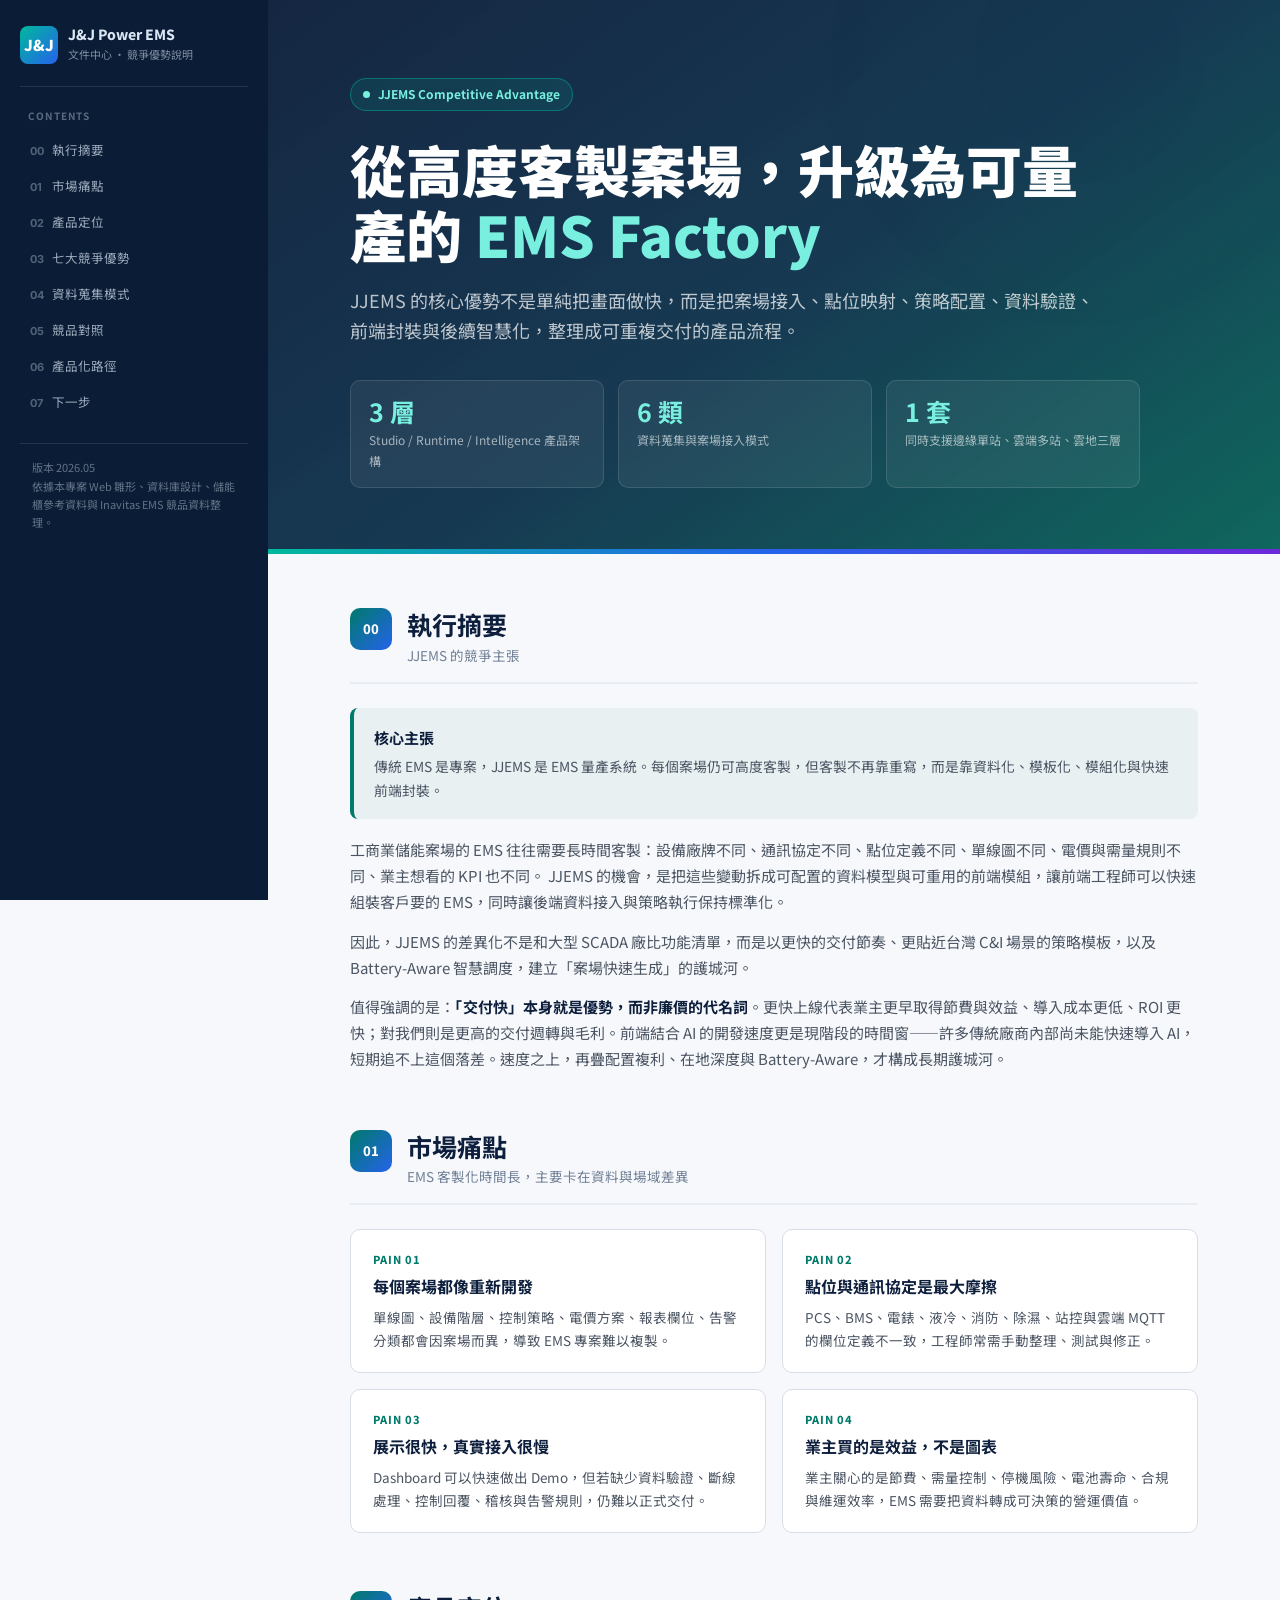
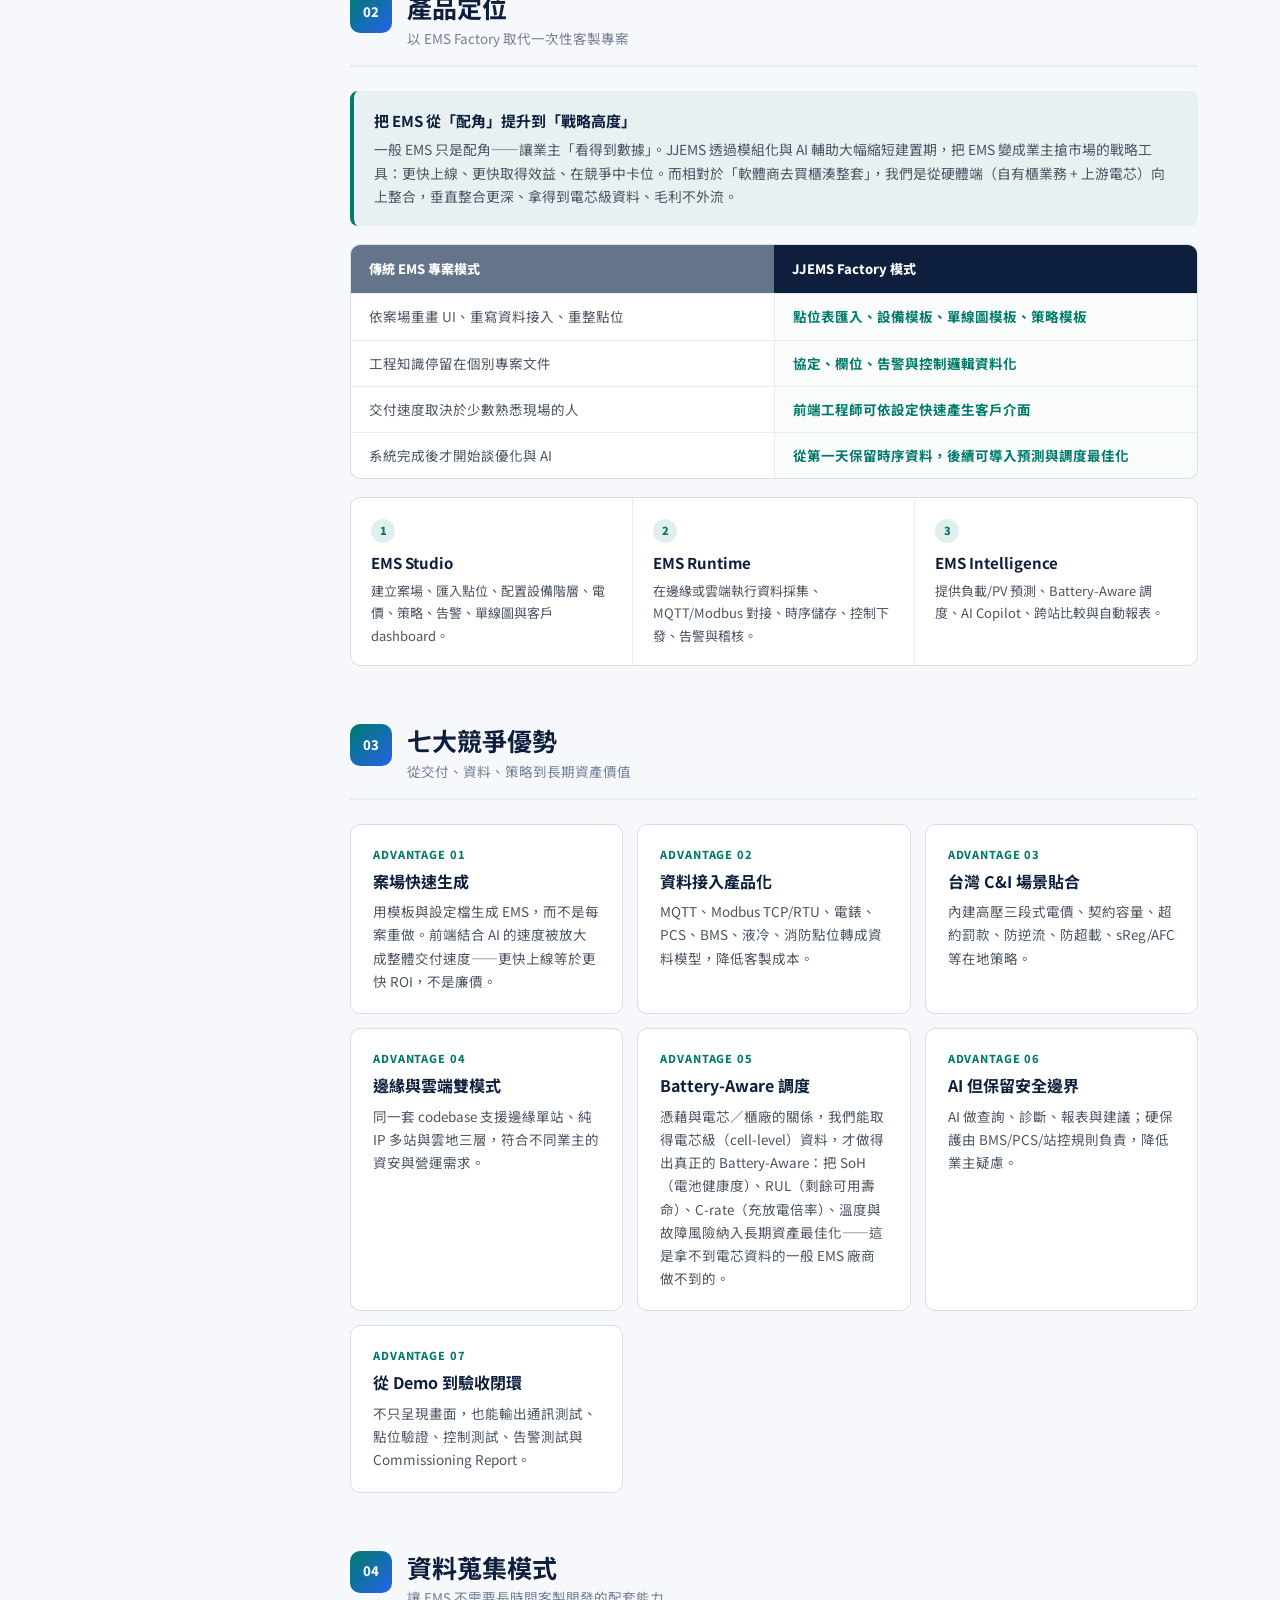
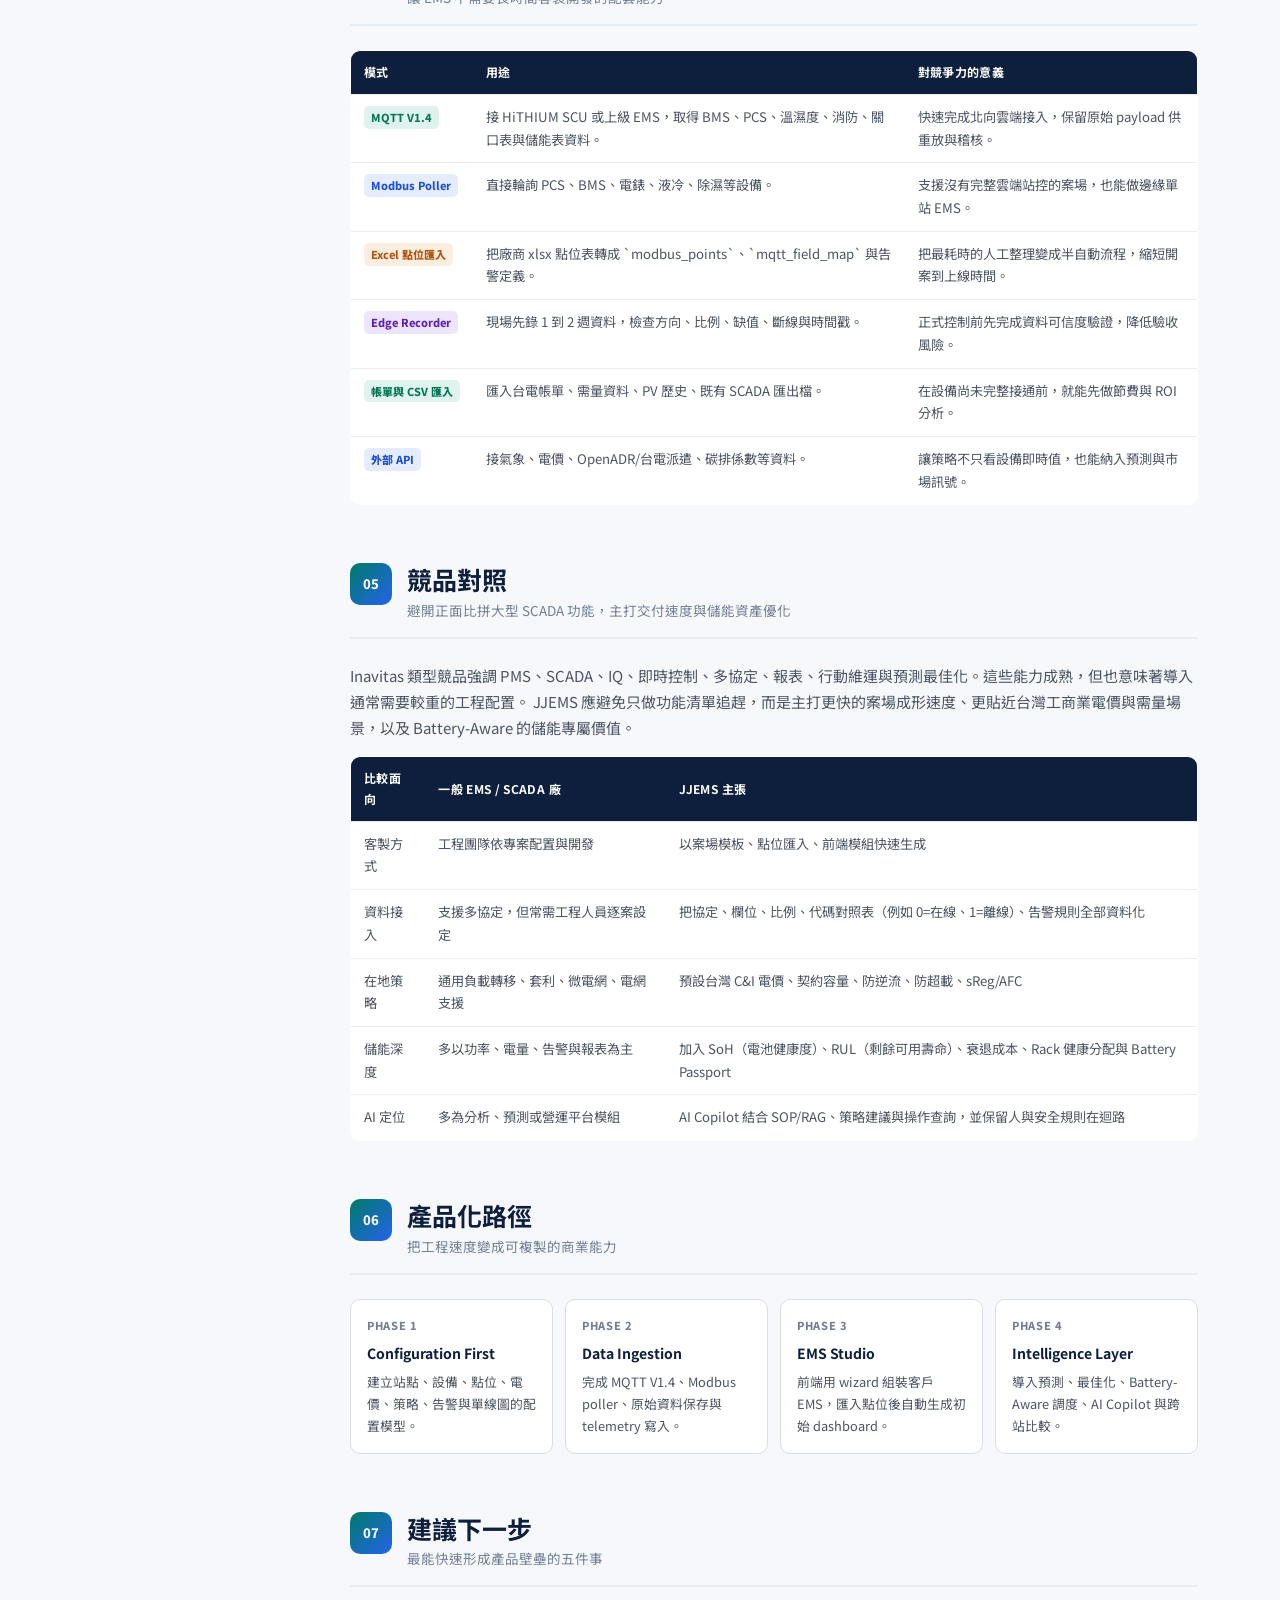
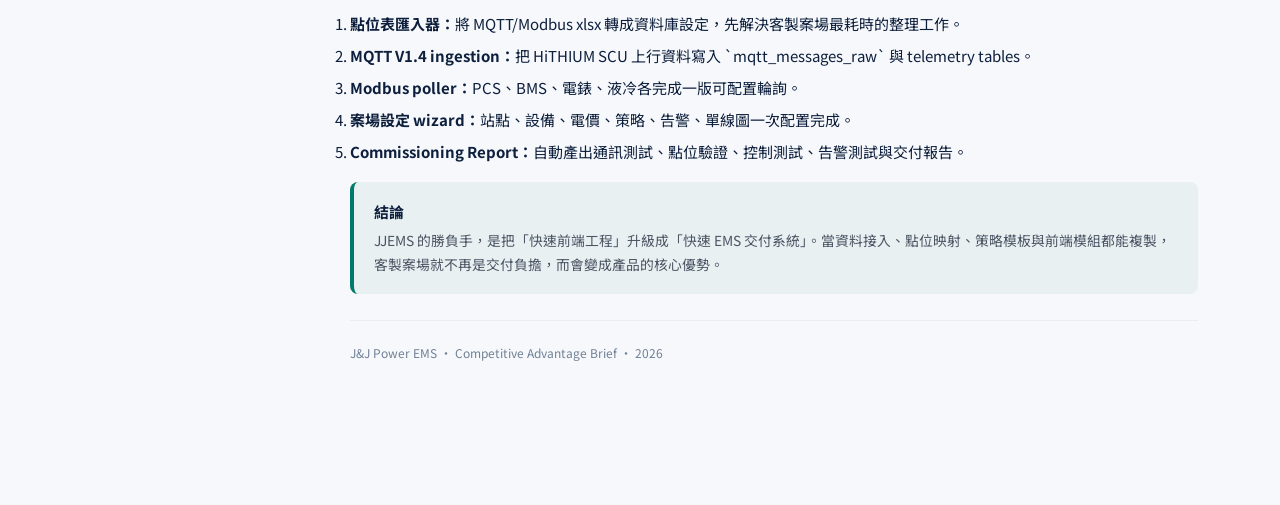
<file: competitive-advantage.html>
<!doctype html>
<html lang="zh-TW">
<head>
  <meta charset="utf-8" />
  <meta name="viewport" content="width=device-width, initial-scale=1" />
  <title>JJEMS 競爭優勢說明 · J&J Power</title>
  <link rel="preconnect" href="https://fonts.googleapis.com" />
  <link rel="preconnect" href="https://fonts.gstatic.com" crossorigin />
  <link href="https://fonts.googleapis.com/css2?family=Inter:wght@400;500;600;700;800&family=Noto+Sans+TC:wght@400;500;700;900&display=swap" rel="stylesheet" />
  <style>
    :root {
      --ink: #0d1f3c;
      --muted: #4b5563;
      --soft: #718096;
      --line: #d7dee7;
      --line-soft: #e8edf3;
      --paper: #ffffff;
      --bg: #f6f8fb;
      --teal: #007a6a;
      --teal-2: #00b89d;
      --blue: #2563eb;
      --amber: #d97706;
      --green: #059669;
      --purple: #6d28d9;
      --red: #dc2626;
    }

    * { box-sizing: border-box; margin: 0; padding: 0; }
    html { scroll-behavior: smooth; }
    body {
      background: var(--bg);
      color: var(--ink);
      font-family: "Noto Sans TC", "Inter", system-ui, sans-serif;
      font-size: 15px;
      line-height: 1.72;
    }
    a { color: inherit; }

    .layout { display: grid; grid-template-columns: 268px minmax(0, 1fr); min-height: 100vh; }
    .toc {
      position: sticky;
      top: 0;
      height: 100vh;
      background: #0b1d36;
      color: #dce7f5;
      padding: 26px 20px;
      overflow-y: auto;
    }
    .brand {
      display: flex;
      align-items: center;
      gap: 10px;
      padding-bottom: 22px;
      border-bottom: 1px solid rgba(255,255,255,.1);
      margin-bottom: 20px;
      text-decoration: none;
    }
    .brand-mark {
      width: 38px;
      height: 38px;
      border-radius: 8px;
      background: linear-gradient(135deg, var(--teal-2), var(--blue));
      display: grid;
      place-items: center;
      color: #fff;
      font-weight: 900;
      letter-spacing: -0.02em;
    }
    .brand-name { font-size: 14px; font-weight: 800; line-height: 1.2; }
    .brand-sub { font-size: 11px; color: rgba(220,231,245,.55); margin-top: 2px; }
    .toc-label {
      font-size: 10px;
      letter-spacing: .12em;
      color: rgba(220,231,245,.38);
      text-transform: uppercase;
      font-weight: 700;
      margin: 18px 8px 8px;
    }
    .toc a:not(.brand) {
      display: block;
      padding: 7px 10px;
      border-radius: 7px;
      color: rgba(220,231,245,.7);
      text-decoration: none;
      font-size: 12.5px;
      transition: .15s ease;
    }
    .toc a:not(.brand):hover {
      color: var(--teal-2);
      background: rgba(0,184,157,.1);
    }
    .toc-num {
      display: inline-block;
      width: 22px;
      color: rgba(220,231,245,.34);
      font-family: "Inter", system-ui, sans-serif;
      font-size: 11px;
      font-weight: 700;
    }
    .toc-meta {
      margin-top: 24px;
      padding: 14px 12px 0;
      border-top: 1px solid rgba(255,255,255,.1);
      color: rgba(220,231,245,.42);
      font-size: 11px;
      line-height: 1.65;
    }

    .main { min-width: 0; }
    .hero {
      position: relative;
      overflow: hidden;
      background:
        linear-gradient(145deg, rgba(13,31,60,.97), rgba(13,49,75,.96) 52%, rgba(0,94,84,.94)),
        radial-gradient(circle at 80% 10%, rgba(0,184,157,.22), transparent 35%);
      color: #fff;
      padding: 78px clamp(28px, 7vw, 82px) 66px;
    }
    .hero::after {
      content: "";
      position: absolute;
      inset: auto 0 0;
      height: 5px;
      background: linear-gradient(90deg, var(--teal-2), var(--blue), var(--purple));
    }
    .eyebrow {
      display: inline-flex;
      align-items: center;
      gap: 8px;
      padding: 5px 12px;
      border-radius: 999px;
      border: 1px solid rgba(0,184,157,.45);
      background: rgba(0,184,157,.12);
      color: #79f0df;
      font-size: 12px;
      font-weight: 700;
      margin-bottom: 26px;
    }
    .eyebrow i {
      width: 7px;
      height: 7px;
      border-radius: 999px;
      background: #79f0df;
      display: inline-block;
    }
    .hero h1 {
      max-width: 780px;
      font-size: clamp(34px, 5vw, 56px);
      line-height: 1.16;
      letter-spacing: 0;
      font-weight: 900;
      margin-bottom: 18px;
    }
    .hero h1 span { color: #79f0df; }
    .hero-lead {
      max-width: 760px;
      font-size: 18px;
      color: rgba(255,255,255,.72);
      margin-bottom: 34px;
    }
    .hero-grid {
      display: grid;
      grid-template-columns: repeat(3, minmax(0, 1fr));
      gap: 14px;
      max-width: 790px;
    }
    .hero-stat {
      border: 1px solid rgba(255,255,255,.12);
      background: rgba(255,255,255,.06);
      border-radius: 10px;
      padding: 16px 18px;
    }
    .hero-stat strong {
      display: block;
      color: #79f0df;
      font-size: 25px;
      line-height: 1.15;
      margin-bottom: 4px;
    }
    .hero-stat span {
      display: block;
      color: rgba(255,255,255,.6);
      font-size: 12px;
    }

    .content {
      max-width: 1080px;
      padding: 54px clamp(26px, 7vw, 82px) 84px;
    }
    section {
      scroll-margin-top: 24px;
      margin-bottom: 58px;
    }
    .section-head {
      display: grid;
      grid-template-columns: 42px 1fr;
      gap: 15px;
      align-items: start;
      padding-bottom: 15px;
      border-bottom: 2px solid var(--line-soft);
      margin-bottom: 24px;
    }
    .section-no {
      width: 42px;
      height: 42px;
      border-radius: 10px;
      background: linear-gradient(135deg, var(--teal), var(--blue));
      color: #fff;
      display: grid;
      place-items: center;
      font-weight: 800;
      font-size: 13px;
    }
    h2 {
      font-size: 25px;
      line-height: 1.3;
      letter-spacing: 0;
      margin-bottom: 3px;
    }
    .sub { color: var(--soft); font-size: 13.5px; }
    h3 {
      font-size: 17px;
      line-height: 1.35;
      margin: 26px 0 10px;
      color: var(--ink);
    }
    p { color: var(--muted); margin-bottom: 14px; }
    strong { color: var(--ink); }
    ul { padding-left: 20px; color: var(--muted); margin: 8px 0 14px; }
    li { margin-bottom: 6px; }

    .callout {
      background: rgba(0,122,106,.06);
      border-left: 4px solid var(--teal);
      border-radius: 8px;
      padding: 17px 20px;
      margin: 18px 0;
    }
    .callout strong { display: block; margin-bottom: 4px; }
    .callout p { margin: 0; font-size: 13.8px; }

    .grid-2 { display: grid; grid-template-columns: repeat(2, minmax(0, 1fr)); gap: 16px; }
    .grid-3 { display: grid; grid-template-columns: repeat(3, minmax(0, 1fr)); gap: 14px; }
    .card {
      background: var(--paper);
      border: 1px solid var(--line);
      border-radius: 10px;
      padding: 20px 22px;
    }
    .card-kicker {
      color: var(--teal);
      font-size: 11px;
      letter-spacing: .08em;
      text-transform: uppercase;
      font-weight: 800;
      margin-bottom: 7px;
    }
    .card h3 { margin: 0 0 8px; font-size: 16px; }
    .card p { font-size: 13.5px; margin-bottom: 0; }
    .pill-row { display: flex; flex-wrap: wrap; gap: 8px; margin-top: 12px; }
    .pill {
      display: inline-flex;
      align-items: center;
      border: 1px solid var(--line);
      border-radius: 999px;
      padding: 4px 10px;
      background: #f9fbfd;
      color: var(--muted);
      font-size: 12px;
      font-weight: 600;
    }

    .matrix {
      display: grid;
      grid-template-columns: 1fr 1fr;
      border: 1px solid var(--line);
      border-radius: 10px;
      overflow: hidden;
      background: var(--paper);
      margin: 16px 0;
    }
    .matrix-head {
      padding: 13px 18px;
      font-weight: 800;
      font-size: 13px;
      color: #fff;
      background: var(--ink);
    }
    .matrix-head.old { background: #64748b; }
    .matrix-row { display: contents; }
    .matrix-cell {
      padding: 11px 18px;
      border-top: 1px solid var(--line-soft);
      color: var(--muted);
      font-size: 13.5px;
    }
    .matrix-cell.new {
      border-left: 1px solid var(--line-soft);
      color: var(--teal);
      font-weight: 700;
      background: rgba(0,122,106,.025);
    }

    table {
      width: 100%;
      border-collapse: collapse;
      background: var(--paper);
      border: 1px solid var(--line);
      border-radius: 10px;
      overflow: hidden;
      font-size: 13.2px;
      margin: 16px 0;
    }
    th {
      text-align: left;
      background: var(--ink);
      color: #fff;
      padding: 11px 13px;
      font-size: 12px;
      letter-spacing: .03em;
    }
    td {
      padding: 11px 13px;
      border-top: 1px solid var(--line-soft);
      color: var(--muted);
      vertical-align: top;
    }
    tr:hover td { background: #f9fbfd; }
    .tag {
      display: inline-block;
      border-radius: 5px;
      padding: 2px 7px;
      font-size: 11px;
      font-weight: 800;
      white-space: nowrap;
    }
    .tag.green { color: #047857; background: rgba(5,150,105,.12); }
    .tag.blue { color: #1d4ed8; background: rgba(37,99,235,.12); }
    .tag.amber { color: #b45309; background: rgba(217,119,6,.12); }
    .tag.purple { color: #5b21b6; background: rgba(109,40,217,.12); }

    .flow {
      display: grid;
      grid-template-columns: repeat(3, minmax(0, 1fr));
      gap: 0;
      border: 1px solid var(--line);
      border-radius: 10px;
      overflow: hidden;
      background: var(--paper);
      margin: 18px 0;
    }
    .flow-step {
      padding: 18px 20px;
      border-right: 1px solid var(--line-soft);
      min-height: 140px;
    }
    .flow-step:last-child { border-right: 0; }
    .flow-step .num {
      display: inline-grid;
      place-items: center;
      width: 24px;
      height: 24px;
      border-radius: 999px;
      background: rgba(0,122,106,.12);
      color: var(--teal);
      font-size: 11px;
      font-weight: 900;
      margin-bottom: 10px;
    }
    .flow-step h3 { margin: 0 0 7px; font-size: 15px; }
    .flow-step p { font-size: 13px; margin: 0; }

    .roadmap {
      display: grid;
      grid-template-columns: repeat(4, minmax(0, 1fr));
      gap: 12px;
      margin-top: 16px;
    }
    .roadmap-item {
      background: var(--paper);
      border: 1px solid var(--line);
      border-radius: 10px;
      padding: 16px;
    }
    .roadmap-item .phase {
      color: var(--soft);
      font-size: 11px;
      font-weight: 800;
      letter-spacing: .06em;
      text-transform: uppercase;
      margin-bottom: 6px;
    }
    .roadmap-item strong { display: block; font-size: 14px; margin-bottom: 6px; }
    .roadmap-item p { font-size: 12.8px; margin: 0; }

    .footer {
      color: var(--soft);
      font-size: 12px;
      border-top: 1px solid var(--line-soft);
      padding-top: 22px;
      margin-top: 26px;
    }

    @media (max-width: 980px) {
      .layout { grid-template-columns: 1fr; }
      .toc { position: static; height: auto; }
      .hero-grid, .grid-3, .roadmap { grid-template-columns: 1fr 1fr; }
      .flow { grid-template-columns: 1fr; }
      .flow-step { border-right: 0; border-bottom: 1px solid var(--line-soft); min-height: 0; }
      .flow-step:last-child { border-bottom: 0; }
    }
    @media (max-width: 680px) {
      body { font-size: 14px; }
      .toc { display: none; }
      .hero { padding: 48px 22px 46px; }
      .content { padding: 36px 20px 56px; }
      .hero-grid, .grid-2, .grid-3, .roadmap, .matrix { grid-template-columns: 1fr; }
      .matrix-head:not(.old), .matrix-cell.new { border-left: 0; }
      .section-head { grid-template-columns: 1fr; }
      table { display: block; overflow-x: auto; }
    }
    @media print {
      .toc { display: none; }
      .layout { display: block; }
      .hero { padding: 44px; print-color-adjust: exact; }
      .content { max-width: none; padding: 38px 44px; }
      section, .card, .roadmap-item { break-inside: avoid; }
    }
  </style>
</head>
<body>
  <div class="layout">
    <aside class="toc">
      <a class="brand" href="index.html">
        <div class="brand-mark">J&amp;J</div>
        <div>
          <div class="brand-name">J&amp;J Power EMS</div>
          <div class="brand-sub">文件中心 · 競爭優勢說明</div>
        </div>
      </a>
      <div class="toc-label">Contents</div>
      <a href="#summary"><span class="toc-num">00</span>執行摘要</a>
      <a href="#problem"><span class="toc-num">01</span>市場痛點</a>
      <a href="#position"><span class="toc-num">02</span>產品定位</a>
      <a href="#advantages"><span class="toc-num">03</span>七大競爭優勢</a>
      <a href="#data"><span class="toc-num">04</span>資料蒐集模式</a>
      <a href="#competitors"><span class="toc-num">05</span>競品對照</a>
      <a href="#product"><span class="toc-num">06</span>產品化路徑</a>
      <a href="#next"><span class="toc-num">07</span>下一步</a>
      <div class="toc-meta">
        版本 2026.05<br />
        依據本專案 Web 雛形、資料庫設計、儲能櫃參考資料與 Inavitas EMS 競品資料整理。
      </div>
    </aside>

    <main class="main">
      <header class="hero">
        <div class="eyebrow"><i></i>JJEMS Competitive Advantage</div>
        <h1>從高度客製案場，升級為可量產的 <span>EMS Factory</span></h1>
        <p class="hero-lead">
          JJEMS 的核心優勢不是單純把畫面做快，而是把案場接入、點位映射、策略配置、資料驗證、前端封裝與後續智慧化，整理成可重複交付的產品流程。
        </p>
        <div class="hero-grid">
          <div class="hero-stat">
            <strong>3 層</strong>
            <span>Studio / Runtime / Intelligence 產品架構</span>
          </div>
          <div class="hero-stat">
            <strong>6 類</strong>
            <span>資料蒐集與案場接入模式</span>
          </div>
          <div class="hero-stat">
            <strong>1 套</strong>
            <span>同時支援邊緣單站、雲端多站、雲地三層</span>
          </div>
        </div>
      </header>

      <article class="content">
        <section id="summary">
          <div class="section-head">
            <div class="section-no">00</div>
            <div>
              <h2>執行摘要</h2>
              <div class="sub">JJEMS 的競爭主張</div>
            </div>
          </div>
          <div class="callout">
            <strong>核心主張</strong>
            <p>傳統 EMS 是專案，JJEMS 是 EMS 量產系統。每個案場仍可高度客製，但客製不再靠重寫，而是靠資料化、模板化、模組化與快速前端封裝。</p>
          </div>
          <p>
            工商業儲能案場的 EMS 往往需要長時間客製：設備廠牌不同、通訊協定不同、點位定義不同、單線圖不同、電價與需量規則不同、業主想看的 KPI 也不同。
            JJEMS 的機會，是把這些變動拆成可配置的資料模型與可重用的前端模組，讓前端工程師可以快速組裝客戶要的 EMS，同時讓後端資料接入與策略執行保持標準化。
          </p>
          <p>
            因此，JJEMS 的差異化不是和大型 SCADA 廠比功能清單，而是以更快的交付節奏、更貼近台灣 C&amp;I 場景的策略模板，以及 Battery-Aware 智慧調度，建立「案場快速生成」的護城河。
          </p>
          <p>
            值得強調的是：<strong>「交付快」本身就是優勢，而非廉價的代名詞</strong>。更快上線代表業主更早取得節費與效益、導入成本更低、ROI 更快；對我們則是更高的交付週轉與毛利。前端結合 AI 的開發速度更是現階段的時間窗——許多傳統廠商內部尚未能快速導入 AI，短期追不上這個落差。速度之上，再疊配置複利、在地深度與 Battery-Aware，才構成長期護城河。
          </p>
        </section>

        <section id="problem">
          <div class="section-head">
            <div class="section-no">01</div>
            <div>
              <h2>市場痛點</h2>
              <div class="sub">EMS 客製化時間長，主要卡在資料與場域差異</div>
            </div>
          </div>
          <div class="grid-2">
            <div class="card">
              <div class="card-kicker">Pain 01</div>
              <h3>每個案場都像重新開發</h3>
              <p>單線圖、設備階層、控制策略、電價方案、報表欄位、告警分類都會因案場而異，導致 EMS 專案難以複製。</p>
            </div>
            <div class="card">
              <div class="card-kicker">Pain 02</div>
              <h3>點位與通訊協定是最大摩擦</h3>
              <p>PCS、BMS、電錶、液冷、消防、除濕、站控與雲端 MQTT 的欄位定義不一致，工程師常需手動整理、測試與修正。</p>
            </div>
            <div class="card">
              <div class="card-kicker">Pain 03</div>
              <h3>展示很快，真實接入很慢</h3>
              <p>Dashboard 可以快速做出 Demo，但若缺少資料驗證、斷線處理、控制回覆、稽核與告警規則，仍難以正式交付。</p>
            </div>
            <div class="card">
              <div class="card-kicker">Pain 04</div>
              <h3>業主買的是效益，不是圖表</h3>
              <p>業主關心的是節費、需量控制、停機風險、電池壽命、合規與維運效率，EMS 需要把資料轉成可決策的營運價值。</p>
            </div>
          </div>
        </section>

        <section id="position">
          <div class="section-head">
            <div class="section-no">02</div>
            <div>
              <h2>產品定位</h2>
              <div class="sub">以 EMS Factory 取代一次性客製專案</div>
            </div>
          </div>
          <div class="callout">
            <strong>把 EMS 從「配角」提升到「戰略高度」</strong>
            <p>一般 EMS 只是配角——讓業主「看得到數據」。JJEMS 透過模組化與 AI 輔助大幅縮短建置期，把 EMS 變成業主搶市場的戰略工具：更快上線、更快取得效益、在競爭中卡位。而相對於「軟體商去買櫃湊整套」，我們是從硬體端（自有櫃業務 + 上游電芯）向上整合，垂直整合更深、拿得到電芯級資料、毛利不外流。</p>
          </div>
          <div class="matrix">
            <div class="matrix-head old">傳統 EMS 專案模式</div>
            <div class="matrix-head">JJEMS Factory 模式</div>
            <div class="matrix-cell">依案場重畫 UI、重寫資料接入、重整點位</div>
            <div class="matrix-cell new">點位表匯入、設備模板、單線圖模板、策略模板</div>
            <div class="matrix-cell">工程知識停留在個別專案文件</div>
            <div class="matrix-cell new">協定、欄位、告警與控制邏輯資料化</div>
            <div class="matrix-cell">交付速度取決於少數熟悉現場的人</div>
            <div class="matrix-cell new">前端工程師可依設定快速產生客戶介面</div>
            <div class="matrix-cell">系統完成後才開始談優化與 AI</div>
            <div class="matrix-cell new">從第一天保留時序資料，後續可導入預測與調度最佳化</div>
          </div>
          <div class="flow">
            <div class="flow-step">
              <span class="num">1</span>
              <h3>EMS Studio</h3>
              <p>建立案場、匯入點位、配置設備階層、電價、策略、告警、單線圖與客戶 dashboard。</p>
            </div>
            <div class="flow-step">
              <span class="num">2</span>
              <h3>EMS Runtime</h3>
              <p>在邊緣或雲端執行資料採集、MQTT/Modbus 對接、時序儲存、控制下發、告警與稽核。</p>
            </div>
            <div class="flow-step">
              <span class="num">3</span>
              <h3>EMS Intelligence</h3>
              <p>提供負載/PV 預測、Battery-Aware 調度、AI Copilot、跨站比較與自動報表。</p>
            </div>
          </div>
        </section>

        <section id="advantages">
          <div class="section-head">
            <div class="section-no">03</div>
            <div>
              <h2>七大競爭優勢</h2>
              <div class="sub">從交付、資料、策略到長期資產價值</div>
            </div>
          </div>
          <div class="grid-3">
            <div class="card">
              <div class="card-kicker">Advantage 01</div>
              <h3>案場快速生成</h3>
              <p>用模板與設定檔生成 EMS，而不是每案重做。前端結合 AI 的速度被放大成整體交付速度——更快上線等於更快 ROI，不是廉價。</p>
            </div>
            <div class="card">
              <div class="card-kicker">Advantage 02</div>
              <h3>資料接入產品化</h3>
              <p>MQTT、Modbus TCP/RTU、電錶、PCS、BMS、液冷、消防點位轉成資料模型，降低客製成本。</p>
            </div>
            <div class="card">
              <div class="card-kicker">Advantage 03</div>
              <h3>台灣 C&amp;I 場景貼合</h3>
              <p>內建高壓三段式電價、契約容量、超約罰款、防逆流、防超載、sReg/AFC 等在地策略。</p>
            </div>
            <div class="card">
              <div class="card-kicker">Advantage 04</div>
              <h3>邊緣與雲端雙模式</h3>
              <p>同一套 codebase 支援邊緣單站、純 IP 多站與雲地三層，符合不同業主的資安與營運需求。</p>
            </div>
            <div class="card">
              <div class="card-kicker">Advantage 05</div>
              <h3>Battery-Aware 調度</h3>
              <p>憑藉與電芯／櫃廠的關係，我們能取得電芯級（cell-level）資料，才做得出真正的 Battery-Aware：把 SoH（電池健康度）、RUL（剩餘可用壽命）、C-rate（充放電倍率）、溫度與故障風險納入長期資產最佳化——這是拿不到電芯資料的一般 EMS 廠商做不到的。</p>
            </div>
            <div class="card">
              <div class="card-kicker">Advantage 06</div>
              <h3>AI 但保留安全邊界</h3>
              <p>AI 做查詢、診斷、報表與建議；硬保護由 BMS/PCS/站控規則負責，降低業主疑慮。</p>
            </div>
            <div class="card">
              <div class="card-kicker">Advantage 07</div>
              <h3>從 Demo 到驗收閉環</h3>
              <p>不只呈現畫面，也能輸出通訊測試、點位驗證、控制測試、告警測試與 Commissioning Report。</p>
            </div>
          </div>
        </section>

        <section id="data">
          <div class="section-head">
            <div class="section-no">04</div>
            <div>
              <h2>資料蒐集模式</h2>
              <div class="sub">讓 EMS 不需要長時間客製開發的配套能力</div>
            </div>
          </div>
          <table>
            <thead>
              <tr>
                <th>模式</th>
                <th>用途</th>
                <th>對競爭力的意義</th>
              </tr>
            </thead>
            <tbody>
              <tr>
                <td><span class="tag green">MQTT V1.4</span></td>
                <td>接 HiTHIUM SCU 或上級 EMS，取得 BMS、PCS、溫濕度、消防、關口表與儲能表資料。</td>
                <td>快速完成北向雲端接入，保留原始 payload 供重放與稽核。</td>
              </tr>
              <tr>
                <td><span class="tag blue">Modbus Poller</span></td>
                <td>直接輪詢 PCS、BMS、電錶、液冷、除濕等設備。</td>
                <td>支援沒有完整雲端站控的案場，也能做邊緣單站 EMS。</td>
              </tr>
              <tr>
                <td><span class="tag amber">Excel 點位匯入</span></td>
                <td>把廠商 xlsx 點位表轉成 `modbus_points`、`mqtt_field_map` 與告警定義。</td>
                <td>把最耗時的人工整理變成半自動流程，縮短開案到上線時間。</td>
              </tr>
              <tr>
                <td><span class="tag purple">Edge Recorder</span></td>
                <td>現場先錄 1 到 2 週資料，檢查方向、比例、缺值、斷線與時間戳。</td>
                <td>正式控制前先完成資料可信度驗證，降低驗收風險。</td>
              </tr>
              <tr>
                <td><span class="tag green">帳單與 CSV 匯入</span></td>
                <td>匯入台電帳單、需量資料、PV 歷史、既有 SCADA 匯出檔。</td>
                <td>在設備尚未完整接通前，就能先做節費與 ROI 分析。</td>
              </tr>
              <tr>
                <td><span class="tag blue">外部 API</span></td>
                <td>接氣象、電價、OpenADR/台電派遣、碳排係數等資料。</td>
                <td>讓策略不只看設備即時值，也能納入預測與市場訊號。</td>
              </tr>
            </tbody>
          </table>
        </section>

        <section id="competitors">
          <div class="section-head">
            <div class="section-no">05</div>
            <div>
              <h2>競品對照</h2>
              <div class="sub">避開正面比拼大型 SCADA 功能，主打交付速度與儲能資產優化</div>
            </div>
          </div>
          <p>
            Inavitas 類型競品強調 PMS、SCADA、IQ、即時控制、多協定、報表、行動維運與預測最佳化。這些能力成熟，但也意味著導入通常需要較重的工程配置。
            JJEMS 應避免只做功能清單追趕，而是主打更快的案場成形速度、更貼近台灣工商業電價與需量場景，以及 Battery-Aware 的儲能專屬價值。
          </p>
          <table>
            <thead>
              <tr>
                <th>比較面向</th>
                <th>一般 EMS / SCADA 廠</th>
                <th>JJEMS 主張</th>
              </tr>
            </thead>
            <tbody>
              <tr>
                <td>客製方式</td>
                <td>工程團隊依專案配置與開發</td>
                <td>以案場模板、點位匯入、前端模組快速生成</td>
              </tr>
              <tr>
                <td>資料接入</td>
                <td>支援多協定，但常需工程人員逐案設定</td>
                <td>把協定、欄位、比例、代碼對照表（例如 0=在線、1=離線）、告警規則全部資料化</td>
              </tr>
              <tr>
                <td>在地策略</td>
                <td>通用負載轉移、套利、微電網、電網支援</td>
                <td>預設台灣 C&amp;I 電價、契約容量、防逆流、防超載、sReg/AFC</td>
              </tr>
              <tr>
                <td>儲能深度</td>
                <td>多以功率、電量、告警與報表為主</td>
                <td>加入 SoH（電池健康度）、RUL（剩餘可用壽命）、衰退成本、Rack 健康分配與 Battery Passport</td>
              </tr>
              <tr>
                <td>AI 定位</td>
                <td>多為分析、預測或營運平台模組</td>
                <td>AI Copilot 結合 SOP/RAG、策略建議與操作查詢，並保留人與安全規則在迴路</td>
              </tr>
            </tbody>
          </table>
        </section>

        <section id="product">
          <div class="section-head">
            <div class="section-no">06</div>
            <div>
              <h2>產品化路徑</h2>
              <div class="sub">把工程速度變成可複製的商業能力</div>
            </div>
          </div>
          <div class="roadmap">
            <div class="roadmap-item">
              <div class="phase">Phase 1</div>
              <strong>Configuration First</strong>
              <p>建立站點、設備、點位、電價、策略、告警與單線圖的配置模型。</p>
            </div>
            <div class="roadmap-item">
              <div class="phase">Phase 2</div>
              <strong>Data Ingestion</strong>
              <p>完成 MQTT V1.4、Modbus poller、原始資料保存與 telemetry 寫入。</p>
            </div>
            <div class="roadmap-item">
              <div class="phase">Phase 3</div>
              <strong>EMS Studio</strong>
              <p>前端用 wizard 組裝客戶 EMS，匯入點位後自動生成初始 dashboard。</p>
            </div>
            <div class="roadmap-item">
              <div class="phase">Phase 4</div>
              <strong>Intelligence Layer</strong>
              <p>導入預測、最佳化、Battery-Aware 調度、AI Copilot 與跨站比較。</p>
            </div>
          </div>
        </section>

        <section id="next">
          <div class="section-head">
            <div class="section-no">07</div>
            <div>
              <h2>建議下一步</h2>
              <div class="sub">最能快速形成產品壁壘的五件事</div>
            </div>
          </div>
          <ol>
            <li><strong>點位表匯入器：</strong>將 MQTT/Modbus xlsx 轉成資料庫設定，先解決客製案場最耗時的整理工作。</li>
            <li><strong>MQTT V1.4 ingestion：</strong>把 HiTHIUM SCU 上行資料寫入 `mqtt_messages_raw` 與 telemetry tables。</li>
            <li><strong>Modbus poller：</strong>PCS、BMS、電錶、液冷各完成一版可配置輪詢。</li>
            <li><strong>案場設定 wizard：</strong>站點、設備、電價、策略、告警、單線圖一次配置完成。</li>
            <li><strong>Commissioning Report：</strong>自動產出通訊測試、點位驗證、控制測試、告警測試與交付報告。</li>
          </ol>
          <div class="callout">
            <strong>結論</strong>
            <p>JJEMS 的勝負手，是把「快速前端工程」升級成「快速 EMS 交付系統」。當資料接入、點位映射、策略模板與前端模組都能複製，客製案場就不再是交付負擔，而會變成產品的核心優勢。</p>
          </div>
          <div class="footer">
            J&amp;J Power EMS · Competitive Advantage Brief · 2026
          </div>
        </section>
      </article>
    </main>
  </div>
</body>
</html>
</file>
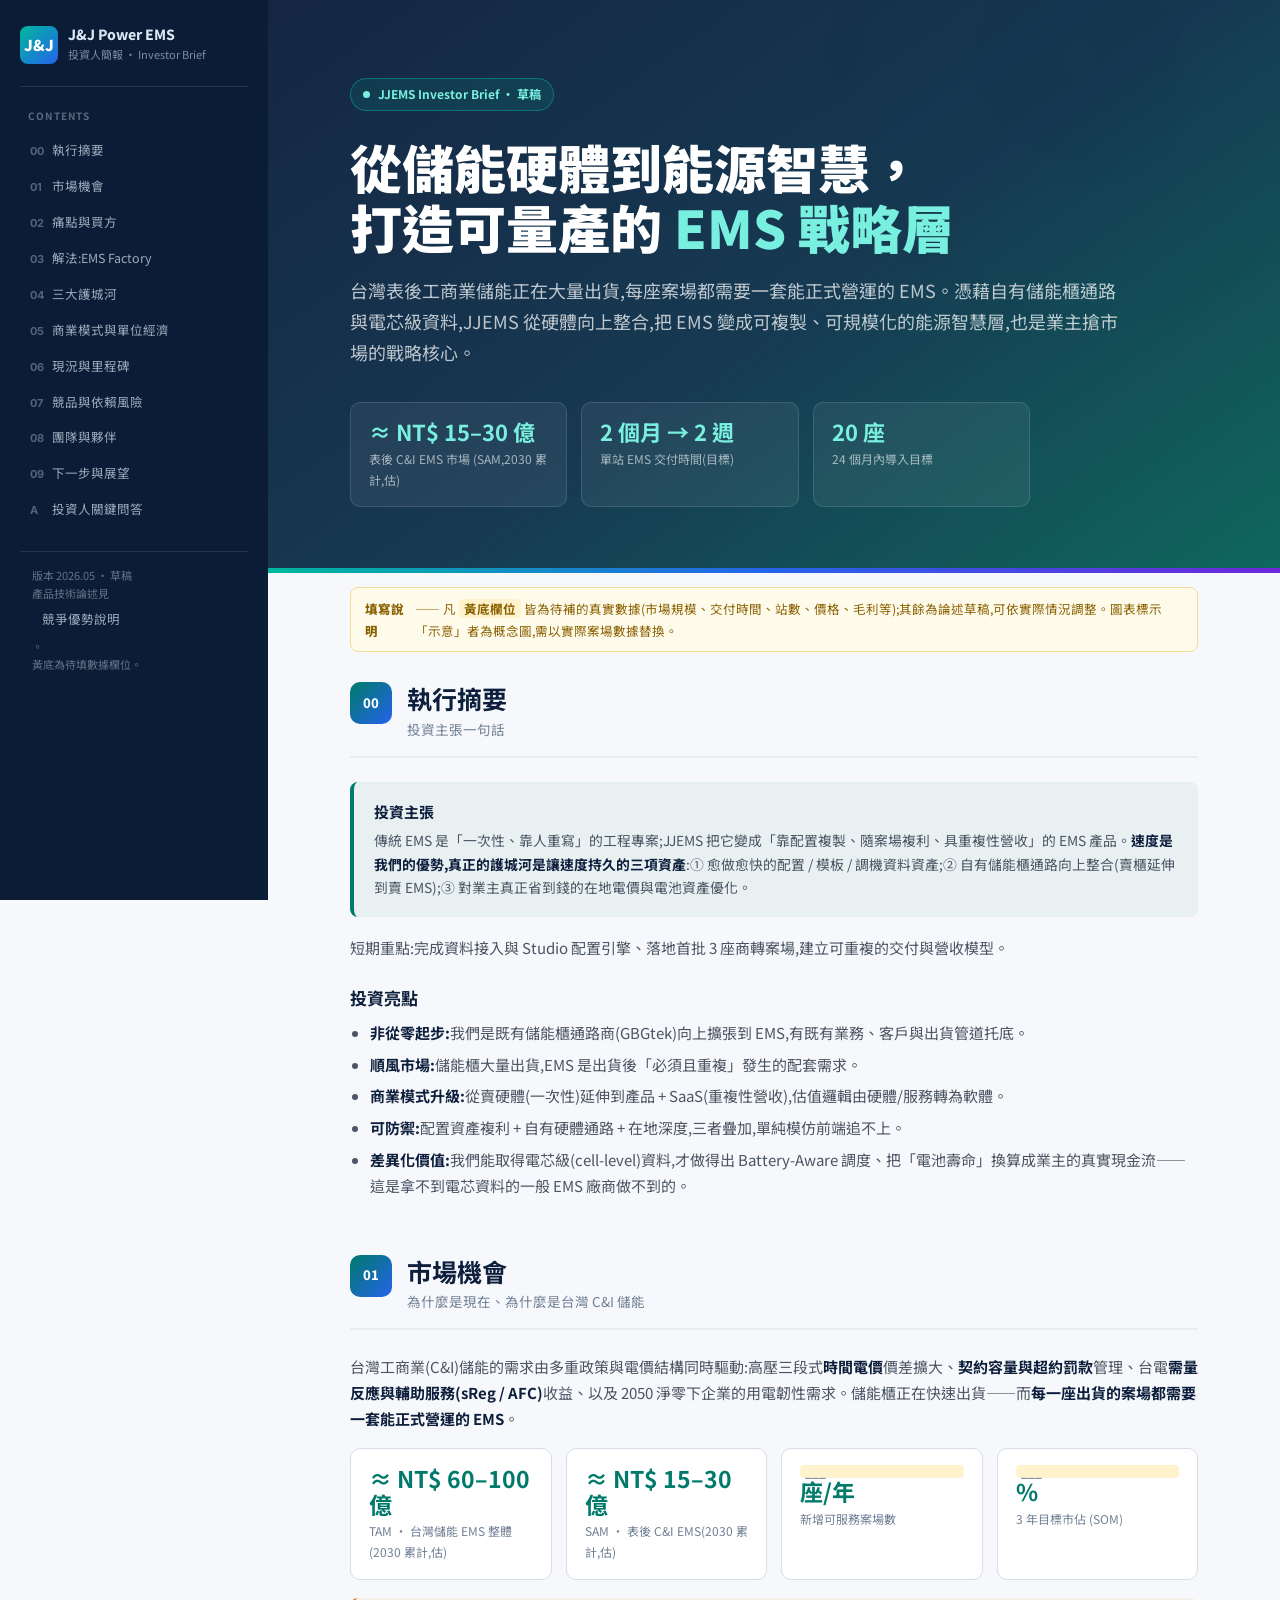
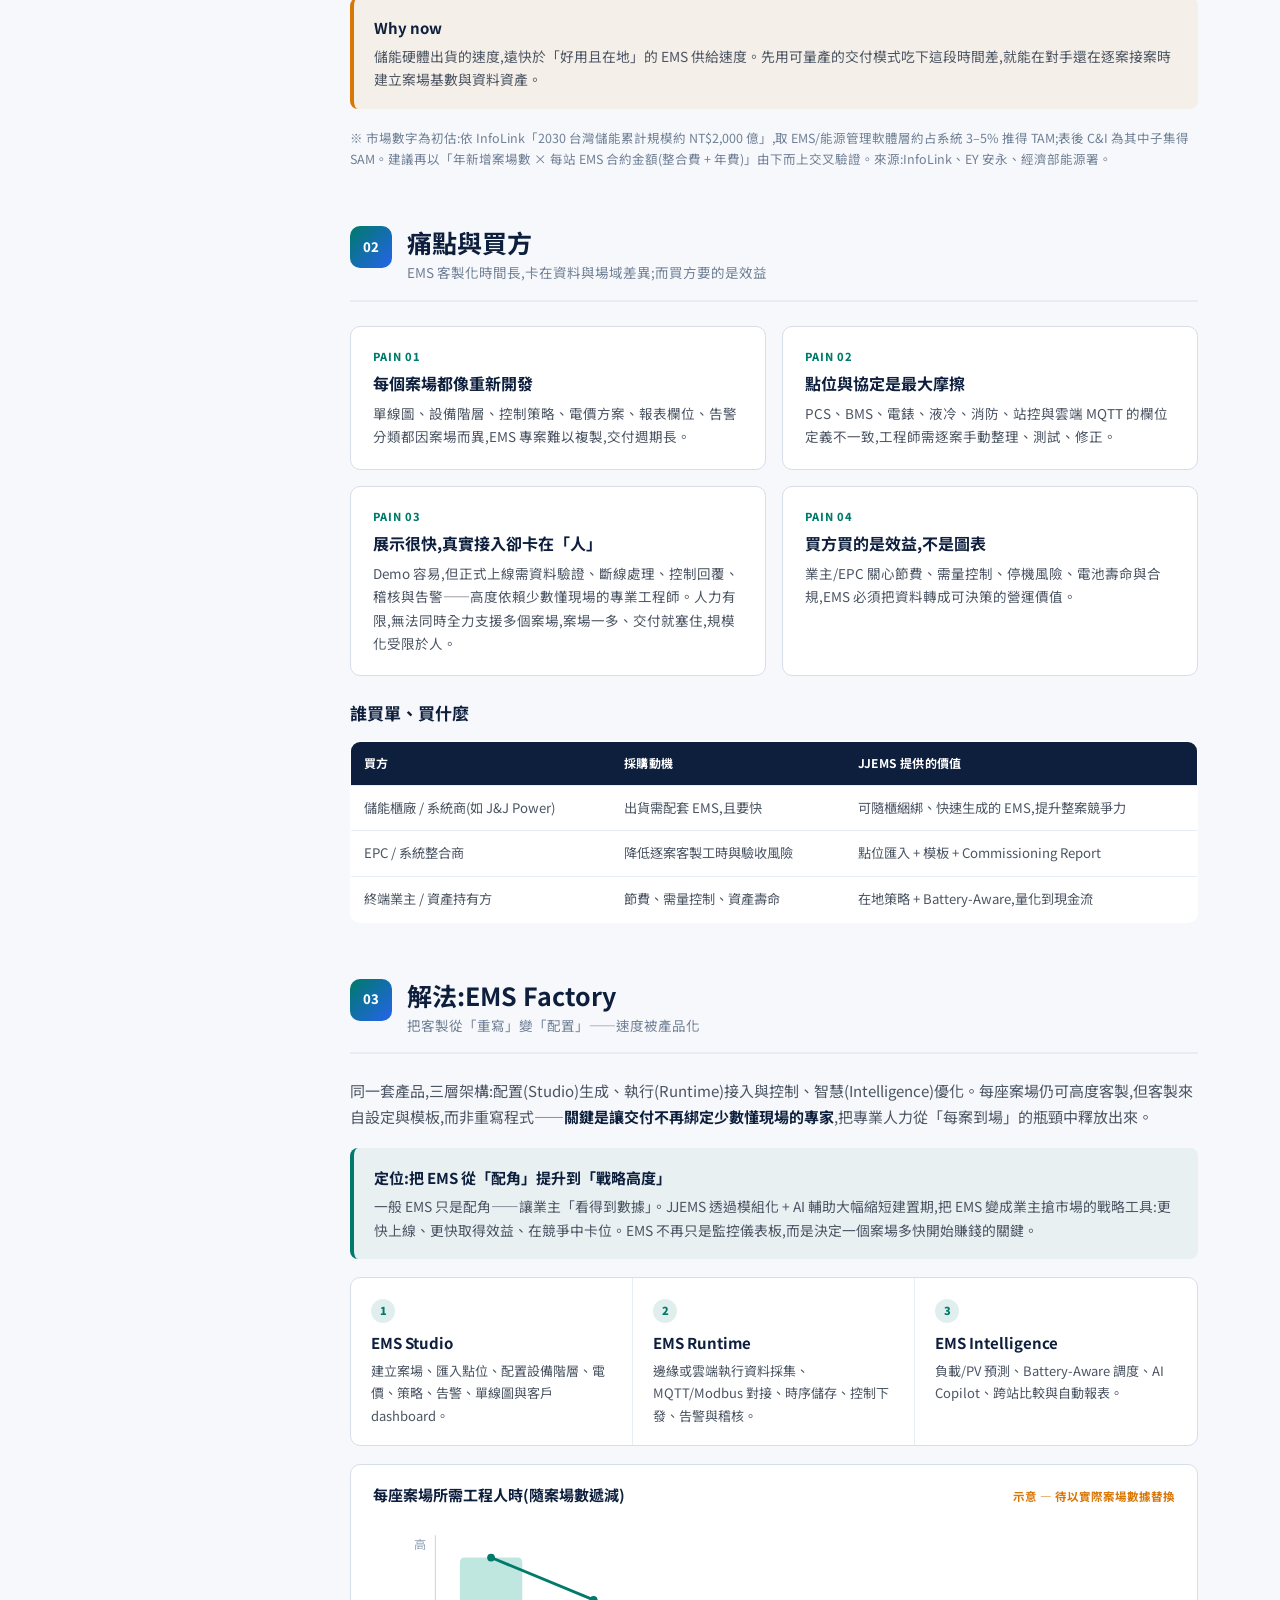
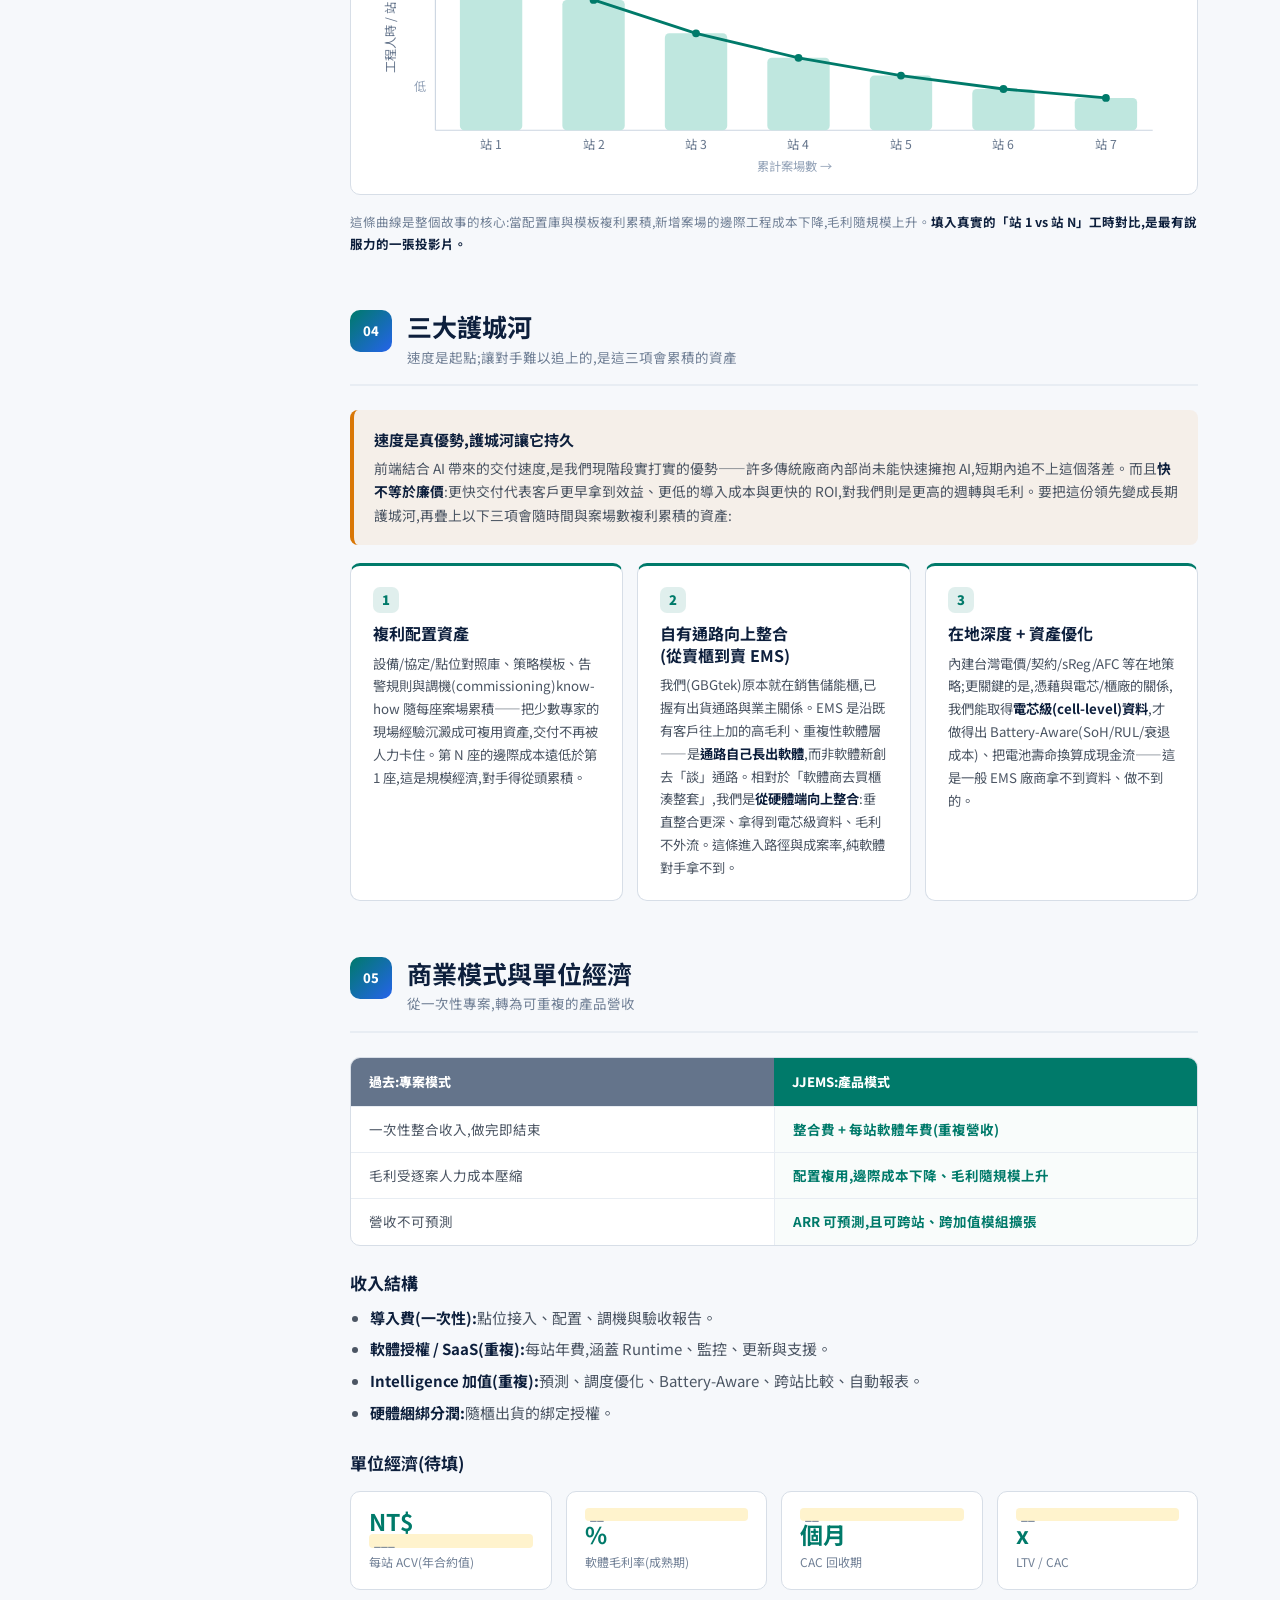
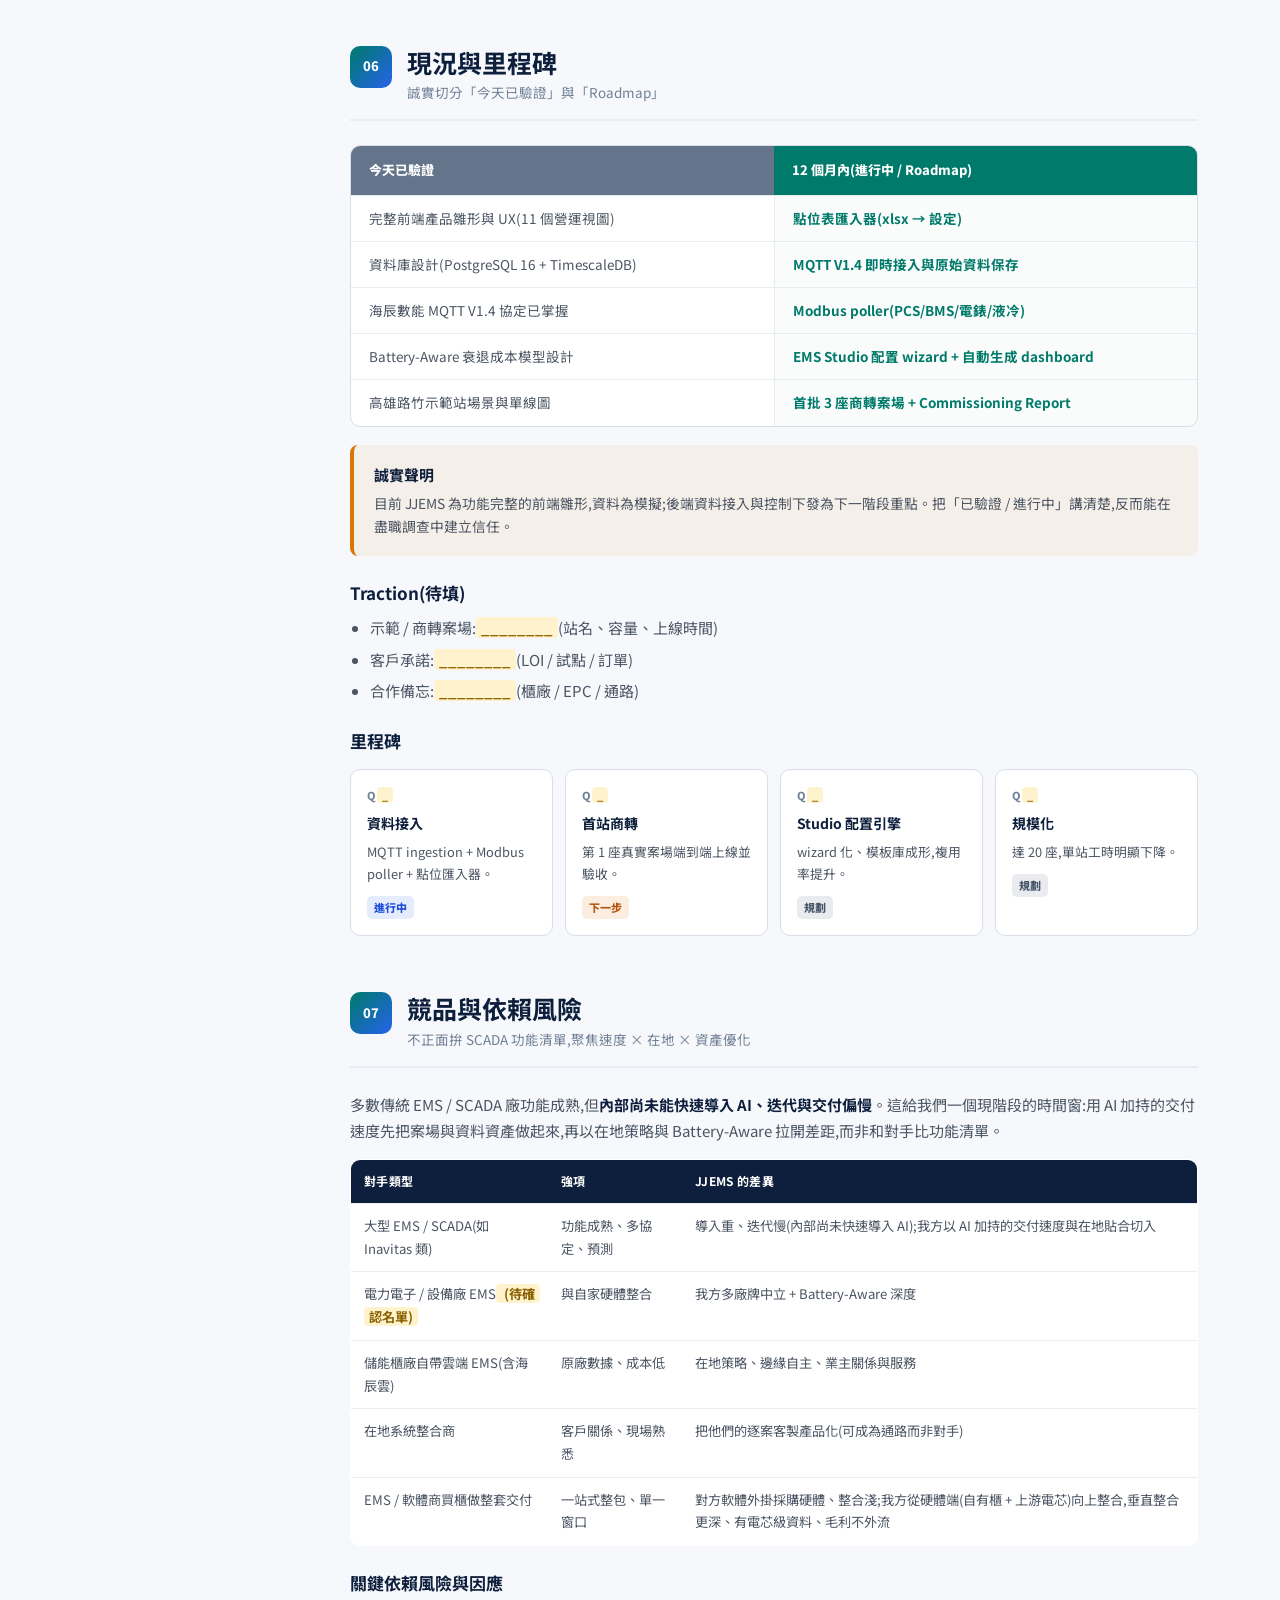
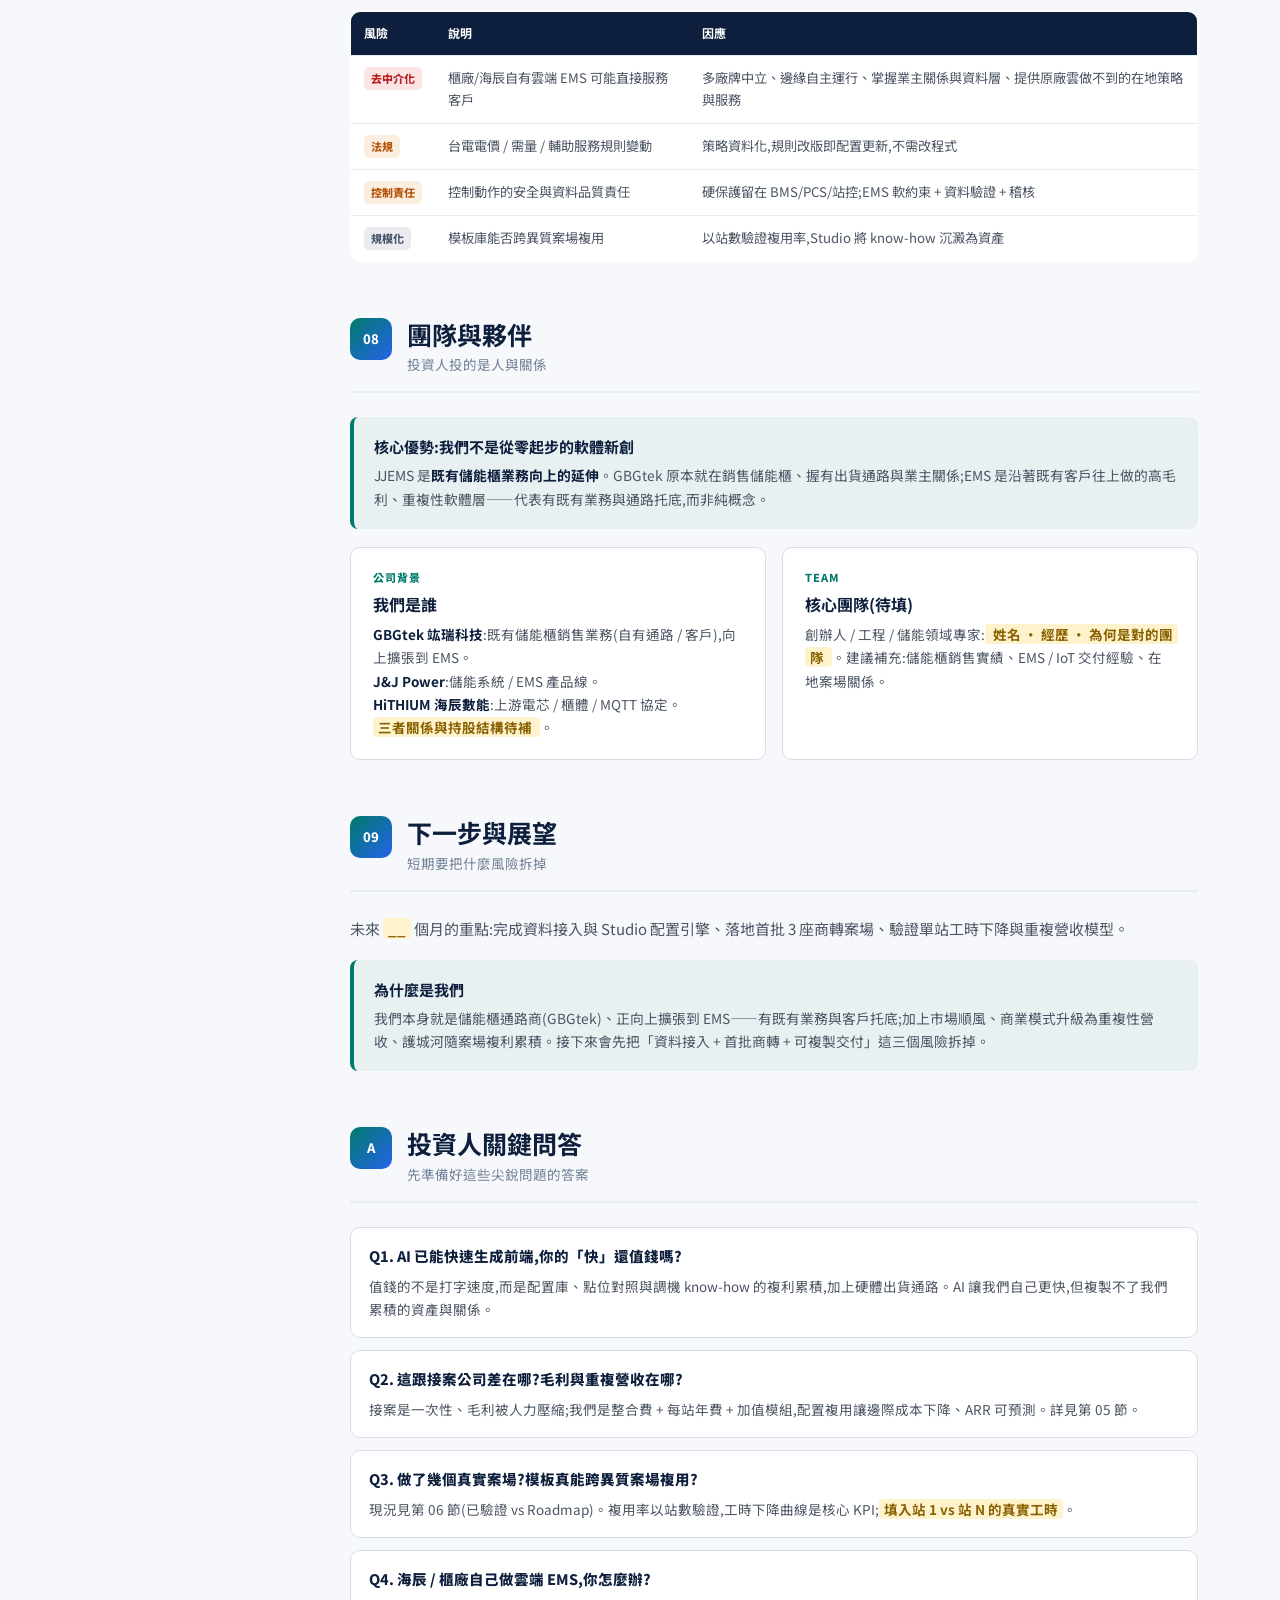
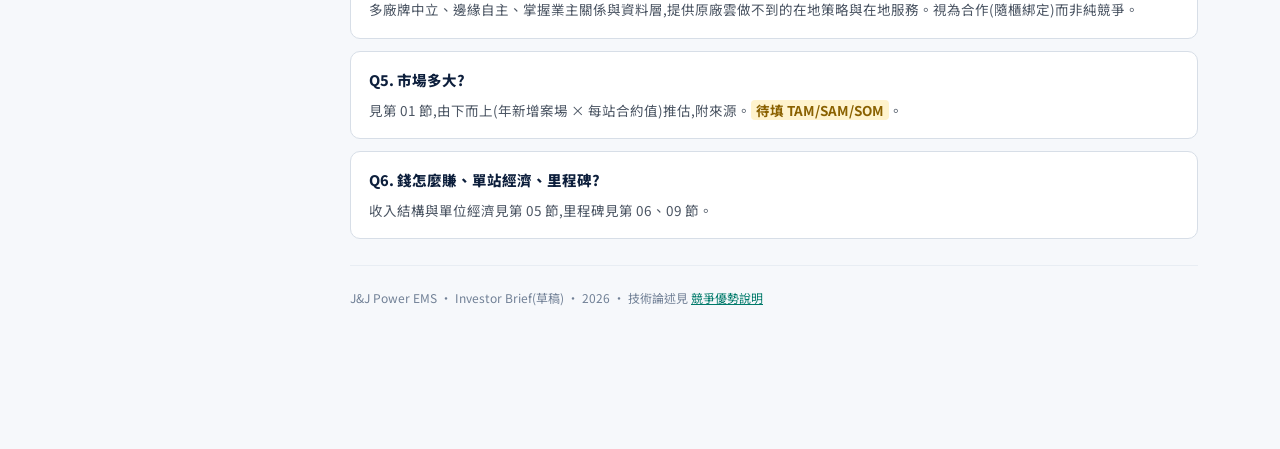
<file: investor-brief.html>
<!doctype html>
<html lang="zh-TW">
<head>
  <meta charset="utf-8" />
  <meta name="viewport" content="width=device-width, initial-scale=1" />
  <title>JJEMS 投資人簡報 · J&J Power</title>
  <link rel="preconnect" href="https://fonts.googleapis.com" />
  <link rel="preconnect" href="https://fonts.gstatic.com" crossorigin />
  <link href="https://fonts.googleapis.com/css2?family=Inter:wght@400;500;600;700;800&family=Noto+Sans+TC:wght@400;500;700;900&display=swap" rel="stylesheet" />
  <style>
    :root {
      --ink: #0d1f3c;
      --muted: #4b5563;
      --soft: #718096;
      --line: #d7dee7;
      --line-soft: #e8edf3;
      --paper: #ffffff;
      --bg: #f6f8fb;
      --teal: #007a6a;
      --teal-2: #00b89d;
      --blue: #2563eb;
      --amber: #d97706;
      --green: #059669;
      --purple: #6d28d9;
      --red: #dc2626;
      --fill-bg: #fff3cd;
      --fill-ink: #8a6100;
    }

    * { box-sizing: border-box; margin: 0; padding: 0; }
    html { scroll-behavior: smooth; }
    body {
      background: var(--bg);
      color: var(--ink);
      font-family: "Noto Sans TC", "Inter", system-ui, sans-serif;
      font-size: 15px;
      line-height: 1.72;
    }
    a { color: inherit; }

    .layout { display: grid; grid-template-columns: 268px minmax(0, 1fr); min-height: 100vh; }
    .toc {
      position: sticky;
      top: 0;
      height: 100vh;
      background: #0b1d36;
      color: #dce7f5;
      padding: 26px 20px;
      overflow-y: auto;
    }
    .brand {
      display: flex;
      align-items: center;
      gap: 10px;
      padding-bottom: 22px;
      border-bottom: 1px solid rgba(255,255,255,.1);
      margin-bottom: 20px;
      text-decoration: none;
    }
    .brand-mark {
      width: 38px;
      height: 38px;
      border-radius: 8px;
      background: linear-gradient(135deg, var(--teal-2), var(--blue));
      display: grid;
      place-items: center;
      color: #fff;
      font-weight: 900;
      letter-spacing: -0.02em;
    }
    .brand-name { font-size: 14px; font-weight: 800; line-height: 1.2; }
    .brand-sub { font-size: 11px; color: rgba(220,231,245,.55); margin-top: 2px; }
    .toc-label {
      font-size: 10px;
      letter-spacing: .12em;
      color: rgba(220,231,245,.38);
      text-transform: uppercase;
      font-weight: 700;
      margin: 18px 8px 8px;
    }
    .toc a:not(.brand) {
      display: block;
      padding: 7px 10px;
      border-radius: 7px;
      color: rgba(220,231,245,.7);
      text-decoration: none;
      font-size: 12.5px;
      transition: .15s ease;
    }
    .toc a:not(.brand):hover {
      color: var(--teal-2);
      background: rgba(0,184,157,.1);
    }
    .toc-num {
      display: inline-block;
      width: 22px;
      color: rgba(220,231,245,.34);
      font-family: "Inter", system-ui, sans-serif;
      font-size: 11px;
      font-weight: 700;
    }
    .toc-meta {
      margin-top: 24px;
      padding: 14px 12px 0;
      border-top: 1px solid rgba(255,255,255,.1);
      color: rgba(220,231,245,.42);
      font-size: 11px;
      line-height: 1.65;
    }
    .toc-meta a { color: var(--teal-2); text-decoration: none; }

    .main { min-width: 0; }
    .hero {
      position: relative;
      overflow: hidden;
      background:
        linear-gradient(145deg, rgba(13,31,60,.97), rgba(13,49,75,.96) 52%, rgba(0,94,84,.94)),
        radial-gradient(circle at 80% 10%, rgba(0,184,157,.22), transparent 35%);
      color: #fff;
      padding: 78px clamp(28px, 7vw, 82px) 66px;
    }
    .hero::after {
      content: "";
      position: absolute;
      inset: auto 0 0;
      height: 5px;
      background: linear-gradient(90deg, var(--teal-2), var(--blue), var(--purple));
    }
    .eyebrow {
      display: inline-flex;
      align-items: center;
      gap: 8px;
      padding: 5px 12px;
      border-radius: 999px;
      border: 1px solid rgba(0,184,157,.45);
      background: rgba(0,184,157,.12);
      color: #79f0df;
      font-size: 12px;
      font-weight: 700;
      margin-bottom: 26px;
    }
    .eyebrow i {
      width: 7px;
      height: 7px;
      border-radius: 999px;
      background: #79f0df;
      display: inline-block;
    }
    .hero h1 {
      max-width: 820px;
      font-size: clamp(32px, 4.6vw, 52px);
      line-height: 1.16;
      letter-spacing: 0;
      font-weight: 900;
      margin-bottom: 18px;
    }
    .hero h1 span { color: #79f0df; }
    .hero-lead {
      max-width: 780px;
      font-size: 18px;
      color: rgba(255,255,255,.72);
      margin-bottom: 34px;
    }
    .hero-grid {
      display: grid;
      grid-template-columns: repeat(3, minmax(0, 1fr));
      gap: 14px;
      max-width: 680px;
    }
    .hero-stat {
      border: 1px solid rgba(255,255,255,.12);
      background: rgba(255,255,255,.06);
      border-radius: 10px;
      padding: 16px 18px;
    }
    .hero-stat strong {
      display: block;
      color: #79f0df;
      font-size: 22px;
      line-height: 1.18;
      margin-bottom: 4px;
    }
    .hero-stat span {
      display: block;
      color: rgba(255,255,255,.6);
      font-size: 12px;
    }

    /* placeholder convention */
    .fill {
      background: var(--fill-bg);
      color: var(--fill-ink);
      border-radius: 4px;
      padding: 0 5px;
      font-weight: 700;
      -webkit-box-decoration-break: clone;
      box-decoration-break: clone;
    }
    .hero-stat .fill { background: rgba(255,243,205,.92); }
    .legend {
      max-width: 1080px;
      margin: 0 auto;
      padding: 14px clamp(26px, 7vw, 82px) 0;
    }
    .legend-inner {
      display: flex;
      align-items: center;
      gap: 10px;
      background: #fffbeb;
      border: 1px solid #f4dd9a;
      border-radius: 8px;
      padding: 10px 14px;
      font-size: 12.5px;
      color: var(--fill-ink);
    }

    .content {
      max-width: 1080px;
      padding: 30px clamp(26px, 7vw, 82px) 84px;
    }
    section {
      scroll-margin-top: 24px;
      margin-bottom: 56px;
    }
    .section-head {
      display: grid;
      grid-template-columns: 42px 1fr;
      gap: 15px;
      align-items: start;
      padding-bottom: 15px;
      border-bottom: 2px solid var(--line-soft);
      margin-bottom: 24px;
    }
    .section-no {
      width: 42px;
      height: 42px;
      border-radius: 10px;
      background: linear-gradient(135deg, var(--teal), var(--blue));
      color: #fff;
      display: grid;
      place-items: center;
      font-weight: 800;
      font-size: 13px;
    }
    h2 { font-size: 25px; line-height: 1.3; margin-bottom: 3px; }
    .sub { color: var(--soft); font-size: 13.5px; }
    h3 { font-size: 17px; line-height: 1.35; margin: 26px 0 10px; color: var(--ink); }
    p { color: var(--muted); margin-bottom: 14px; }
    strong { color: var(--ink); }
    ul, ol { padding-left: 20px; color: var(--muted); margin: 8px 0 14px; }
    li { margin-bottom: 6px; }

    .callout {
      background: rgba(0,122,106,.06);
      border-left: 4px solid var(--teal);
      border-radius: 8px;
      padding: 17px 20px;
      margin: 18px 0;
    }
    .callout > strong { display: block; margin-bottom: 4px; }
    .callout p { margin: 0; font-size: 13.8px; }
    .callout.amber { background: rgba(217,119,6,.07); border-left-color: var(--amber); }

    .grid-2 { display: grid; grid-template-columns: repeat(2, minmax(0, 1fr)); gap: 16px; }
    .grid-3 { display: grid; grid-template-columns: repeat(3, minmax(0, 1fr)); gap: 14px; }
    .card {
      background: var(--paper);
      border: 1px solid var(--line);
      border-radius: 10px;
      padding: 20px 22px;
    }
    .card-kicker {
      color: var(--teal);
      font-size: 11px;
      letter-spacing: .08em;
      text-transform: uppercase;
      font-weight: 800;
      margin-bottom: 7px;
    }
    .card h3 { margin: 0 0 8px; font-size: 16px; }
    .card p { font-size: 13.5px; margin-bottom: 0; }

    /* in-content KPI metrics */
    .metrics { display: grid; grid-template-columns: repeat(4, minmax(0, 1fr)); gap: 14px; margin: 16px 0; }
    .metric { border: 1px solid var(--line); border-radius: 10px; padding: 16px 18px; background: var(--paper); }
    .metric strong { display: block; font-size: 23px; color: var(--teal); line-height: 1.15; margin-bottom: 4px; }
    .metric span { display: block; font-size: 12px; color: var(--soft); }

    /* moat pillars */
    .moat-grid { display: grid; grid-template-columns: repeat(3, minmax(0, 1fr)); gap: 14px; margin-top: 8px; }
    .moat { background: var(--paper); border: 1px solid var(--line); border-top: 3px solid var(--teal); border-radius: 10px; padding: 20px 22px; }
    .moat .mn { display: inline-grid; place-items: center; width: 26px; height: 26px; border-radius: 7px; background: rgba(0,122,106,.12); color: var(--teal); font-weight: 900; font-size: 13px; margin-bottom: 10px; }
    .moat h3 { margin: 0 0 8px; font-size: 16px; }
    .moat p { font-size: 13.3px; margin: 0; }

    .matrix {
      display: grid;
      grid-template-columns: 1fr 1fr;
      border: 1px solid var(--line);
      border-radius: 10px;
      overflow: hidden;
      background: var(--paper);
      margin: 16px 0;
    }
    .matrix-head { padding: 13px 18px; font-weight: 800; font-size: 13px; color: #fff; background: var(--teal); }
    .matrix-head.old { background: #64748b; }
    .matrix-cell { padding: 11px 18px; border-top: 1px solid var(--line-soft); color: var(--muted); font-size: 13.5px; }
    .matrix-cell.new { border-left: 1px solid var(--line-soft); color: var(--teal); font-weight: 700; background: rgba(0,122,106,.025); }

    table {
      width: 100%;
      border-collapse: collapse;
      background: var(--paper);
      border: 1px solid var(--line);
      border-radius: 10px;
      overflow: hidden;
      font-size: 13.2px;
      margin: 16px 0;
    }
    th { text-align: left; background: var(--ink); color: #fff; padding: 11px 13px; font-size: 12px; letter-spacing: .03em; }
    td { padding: 11px 13px; border-top: 1px solid var(--line-soft); color: var(--muted); vertical-align: top; }
    tr:hover td { background: #f9fbfd; }
    .tag { display: inline-block; border-radius: 5px; padding: 2px 7px; font-size: 11px; font-weight: 800; white-space: nowrap; }
    .tag.green { color: #047857; background: rgba(5,150,105,.12); }
    .tag.blue { color: #1d4ed8; background: rgba(37,99,235,.12); }
    .tag.amber { color: #b45309; background: rgba(217,119,6,.12); }
    .tag.purple { color: #5b21b6; background: rgba(109,40,217,.12); }
    .tag.red { color: #b91c1c; background: rgba(220,38,38,.12); }
    .tag.gray { color: #475569; background: rgba(100,116,139,.14); }

    .flow {
      display: grid;
      grid-template-columns: repeat(3, minmax(0, 1fr));
      gap: 0;
      border: 1px solid var(--line);
      border-radius: 10px;
      overflow: hidden;
      background: var(--paper);
      margin: 18px 0;
    }
    .flow-step { padding: 18px 20px; border-right: 1px solid var(--line-soft); min-height: 140px; }
    .flow-step:last-child { border-right: 0; }
    .flow-step .num { display: inline-grid; place-items: center; width: 24px; height: 24px; border-radius: 999px; background: rgba(0,122,106,.12); color: var(--teal); font-size: 11px; font-weight: 900; margin-bottom: 10px; }
    .flow-step h3 { margin: 0 0 7px; font-size: 15px; }
    .flow-step p { font-size: 13px; margin: 0; }

    .roadmap { display: grid; grid-template-columns: repeat(4, minmax(0, 1fr)); gap: 12px; margin-top: 16px; }
    .roadmap-item { background: var(--paper); border: 1px solid var(--line); border-radius: 10px; padding: 16px; }
    .roadmap-item .phase { color: var(--soft); font-size: 11px; font-weight: 800; letter-spacing: .06em; text-transform: uppercase; margin-bottom: 6px; }
    .roadmap-item strong { display: block; font-size: 14px; margin-bottom: 6px; }
    .roadmap-item p { font-size: 12.8px; margin: 0 0 8px; }

    /* chart */
    .chart-wrap { background: var(--paper); border: 1px solid var(--line); border-radius: 10px; padding: 20px 22px 14px; margin: 16px 0; }
    .chart-cap { display: flex; justify-content: space-between; align-items: baseline; margin-bottom: 6px; flex-wrap: wrap; gap: 6px; }
    .chart-cap h3 { margin: 0; font-size: 15px; }
    .chart-cap .note { font-size: 11.5px; color: var(--amber); font-weight: 700; }
    .chart-wrap svg { width: 100%; height: auto; display: block; }

    /* use of funds bars */
    .uof { margin: 16px 0; }
    .uof-row { display: grid; grid-template-columns: 150px 1fr 56px; align-items: center; gap: 12px; margin-bottom: 10px; }
    .uof-label { font-size: 13px; color: var(--ink); font-weight: 600; }
    .uof-bar { height: 14px; background: var(--line-soft); border-radius: 999px; overflow: hidden; }
    .uof-bar i { display: block; height: 100%; background: linear-gradient(90deg, var(--teal), var(--teal-2)); border-radius: 999px; }
    .uof-pct { font-size: 12.5px; color: var(--soft); text-align: right; }

    /* Q&A */
    .qa-item { border: 1px solid var(--line); border-radius: 10px; padding: 16px 18px; margin-bottom: 12px; background: var(--paper); }
    .qa-q { font-weight: 800; color: var(--ink); margin-bottom: 6px; font-size: 14.5px; }
    .qa-a { color: var(--muted); font-size: 13.5px; margin: 0; }

    .footer { color: var(--soft); font-size: 12px; border-top: 1px solid var(--line-soft); padding-top: 22px; margin-top: 26px; }

    @media (max-width: 980px) {
      .layout { grid-template-columns: 1fr; }
      .toc { position: static; height: auto; }
      .hero-grid, .grid-3, .roadmap, .metrics, .moat-grid { grid-template-columns: 1fr 1fr; }
      .flow { grid-template-columns: 1fr; }
      .flow-step { border-right: 0; border-bottom: 1px solid var(--line-soft); min-height: 0; }
      .flow-step:last-child { border-bottom: 0; }
    }
    @media (max-width: 680px) {
      body { font-size: 14px; }
      .toc { display: none; }
      .hero { padding: 48px 22px 46px; }
      .content { padding: 26px 20px 56px; }
      .hero-grid, .grid-2, .grid-3, .roadmap, .matrix, .metrics, .moat-grid { grid-template-columns: 1fr; }
      .matrix-head:not(.old), .matrix-cell.new { border-left: 0; }
      .section-head { grid-template-columns: 1fr; }
      .uof-row { grid-template-columns: 110px 1fr 44px; }
      table { display: block; overflow-x: auto; }
    }
    @media print {
      .toc { display: none; }
      .layout { display: block; }
      .hero { padding: 44px; print-color-adjust: exact; }
      .content { max-width: none; padding: 30px 44px; }
      section, .card, .roadmap-item, .moat, .qa-item, .chart-wrap { break-inside: avoid; }
    }
  </style>
</head>
<body>
  <div class="layout">
    <aside class="toc">
      <a class="brand" href="index.html">
        <div class="brand-mark">J&amp;J</div>
        <div>
          <div class="brand-name">J&amp;J Power EMS</div>
          <div class="brand-sub">投資人簡報 · Investor Brief</div>
        </div>
      </a>
      <div class="toc-label">Contents</div>
      <a href="#summary"><span class="toc-num">00</span>執行摘要</a>
      <a href="#market"><span class="toc-num">01</span>市場機會</a>
      <a href="#problem"><span class="toc-num">02</span>痛點與買方</a>
      <a href="#solution"><span class="toc-num">03</span>解法:EMS Factory</a>
      <a href="#moat"><span class="toc-num">04</span>三大護城河</a>
      <a href="#model"><span class="toc-num">05</span>商業模式與單位經濟</a>
      <a href="#traction"><span class="toc-num">06</span>現況與里程碑</a>
      <a href="#risk"><span class="toc-num">07</span>競品與依賴風險</a>
      <a href="#team"><span class="toc-num">08</span>團隊與夥伴</a>
      <a href="#ask"><span class="toc-num">09</span>下一步與展望</a>
      <a href="#qa"><span class="toc-num">A</span>投資人關鍵問答</a>
      <div class="toc-meta">
        版本 2026.05 · 草稿<br />
        產品技術論述見 <a href="competitive-advantage.html">競爭優勢說明</a>。<br />
        黃底為待填數據欄位。
      </div>
    </aside>

    <main class="main">
      <header class="hero">
        <div class="eyebrow"><i></i>JJEMS Investor Brief · 草稿</div>
        <h1>從儲能硬體到能源智慧，<br />打造可量產的<span> EMS 戰略層</span></h1>
        <p class="hero-lead">
          台灣表後工商業儲能正在大量出貨,每座案場都需要一套能正式營運的 EMS。憑藉自有儲能櫃通路與電芯級資料,JJEMS 從硬體向上整合,把 EMS 變成可複製、可規模化的能源智慧層,也是業主搶市場的戰略核心。
        </p>
        <div class="hero-grid">
          <div class="hero-stat">
            <strong>≈ NT$ 15–30 億</strong>
            <span>表後 C&amp;I EMS 市場 (SAM,2030 累計,估)</span>
          </div>
          <div class="hero-stat">
            <strong>2 個月 → 2 週</strong>
            <span>單站 EMS 交付時間(目標)</span>
          </div>
          <div class="hero-stat">
            <strong>20 座</strong>
            <span>24 個月內導入目標</span>
          </div>
        </div>
      </header>

      <div class="legend">
        <div class="legend-inner">
          <span style="font-weight:800">填寫說明</span>
          <span>—— 凡 <span class="fill">黃底欄位</span> 皆為待補的真實數據(市場規模、交付時間、站數、價格、毛利等);其餘為論述草稿,可依實際情況調整。圖表標示「示意」者為概念圖,需以實際案場數據替換。</span>
        </div>
      </div>

      <article class="content">

        <!-- 00 執行摘要 -->
        <section id="summary">
          <div class="section-head">
            <div class="section-no">00</div>
            <div>
              <h2>執行摘要</h2>
              <div class="sub">投資主張一句話</div>
            </div>
          </div>
          <div class="callout">
            <strong>投資主張</strong>
            <p>傳統 EMS 是「一次性、靠人重寫」的工程專案;JJEMS 把它變成「靠配置複製、隨案場複利、具重複性營收」的 EMS 產品。<strong>速度是我們的優勢,真正的護城河是讓速度持久的三項資產</strong>:① 愈做愈快的配置 / 模板 / 調機資料資產;② 自有儲能櫃通路向上整合(賣櫃延伸到賣 EMS);③ 對業主真正省到錢的在地電價與電池資產優化。</p>
          </div>
          <p>短期重點:完成資料接入與 Studio 配置引擎、落地首批 3 座商轉案場,建立可重複的交付與營收模型。</p>
          <h3>投資亮點</h3>
          <ul>
            <li><strong>非從零起步:</strong>我們是既有儲能櫃通路商(GBGtek)向上擴張到 EMS,有既有業務、客戶與出貨管道托底。</li>
            <li><strong>順風市場:</strong>儲能櫃大量出貨,EMS 是出貨後「必須且重複」發生的配套需求。</li>
            <li><strong>商業模式升級:</strong>從賣硬體(一次性)延伸到產品 + SaaS(重複性營收),估值邏輯由硬體/服務轉為軟體。</li>
            <li><strong>可防禦:</strong>配置資產複利 + 自有硬體通路 + 在地深度,三者疊加,單純模仿前端追不上。</li>
            <li><strong>差異化價值:</strong>我們能取得電芯級(cell-level)資料,才做得出 Battery-Aware 調度、把「電池壽命」換算成業主的真實現金流——這是拿不到電芯資料的一般 EMS 廠商做不到的。</li>
          </ul>
        </section>

        <!-- 01 市場機會 -->
        <section id="market">
          <div class="section-head">
            <div class="section-no">01</div>
            <div>
              <h2>市場機會</h2>
              <div class="sub">為什麼是現在、為什麼是台灣 C&amp;I 儲能</div>
            </div>
          </div>
          <p>
            台灣工商業(C&amp;I)儲能的需求由多重政策與電價結構同時驅動:高壓三段式<strong>時間電價</strong>價差擴大、<strong>契約容量與超約罰款</strong>管理、台電<strong>需量反應與輔助服務(sReg / AFC)</strong>收益、以及 2050 淨零下企業的用電韌性需求。儲能櫃正在快速出貨——而<strong>每一座出貨的案場都需要一套能正式營運的 EMS</strong>。
          </p>
          <div class="metrics">
            <div class="metric"><strong>≈ NT$ 60–100 億</strong><span>TAM · 台灣儲能 EMS 整體(2030 累計,估)</span></div>
            <div class="metric"><strong>≈ NT$ 15–30 億</strong><span>SAM · 表後 C&amp;I EMS(2030 累計,估)</span></div>
            <div class="metric"><strong><span class="fill">___</span> 座/年</strong><span>新增可服務案場數</span></div>
            <div class="metric"><strong><span class="fill">___</span>%</strong><span>3 年目標市佔 (SOM)</span></div>
          </div>
          <div class="callout amber">
            <strong>Why now</strong>
            <p>儲能硬體出貨的速度,遠快於「好用且在地」的 EMS 供給速度。先用可量產的交付模式吃下這段時間差,就能在對手還在逐案接案時建立案場基數與資料資產。</p>
          </div>
          <p style="font-size:12.5px;color:var(--soft)">※ 市場數字為初估:依 InfoLink「2030 台灣儲能累計規模約 NT$2,000 億」,取 EMS/能源管理軟體層約占系統 3–5% 推得 TAM;表後 C&amp;I 為其中子集得 SAM。建議再以「年新增案場數 × 每站 EMS 合約金額(整合費 + 年費)」由下而上交叉驗證。來源:InfoLink、EY 安永、經濟部能源署。</p>
        </section>

        <!-- 02 痛點與買方 -->
        <section id="problem">
          <div class="section-head">
            <div class="section-no">02</div>
            <div>
              <h2>痛點與買方</h2>
              <div class="sub">EMS 客製化時間長,卡在資料與場域差異;而買方要的是效益</div>
            </div>
          </div>
          <div class="grid-2">
            <div class="card">
              <div class="card-kicker">Pain 01</div>
              <h3>每個案場都像重新開發</h3>
              <p>單線圖、設備階層、控制策略、電價方案、報表欄位、告警分類都因案場而異,EMS 專案難以複製,交付週期長。</p>
            </div>
            <div class="card">
              <div class="card-kicker">Pain 02</div>
              <h3>點位與協定是最大摩擦</h3>
              <p>PCS、BMS、電錶、液冷、消防、站控與雲端 MQTT 的欄位定義不一致,工程師需逐案手動整理、測試、修正。</p>
            </div>
            <div class="card">
              <div class="card-kicker">Pain 03</div>
              <h3>展示很快,真實接入卻卡在「人」</h3>
              <p>Demo 容易,但正式上線需資料驗證、斷線處理、控制回覆、稽核與告警——高度依賴少數懂現場的專業工程師。人力有限,無法同時全力支援多個案場,案場一多、交付就塞住,規模化受限於人。</p>
            </div>
            <div class="card">
              <div class="card-kicker">Pain 04</div>
              <h3>買方買的是效益,不是圖表</h3>
              <p>業主/EPC 關心節費、需量控制、停機風險、電池壽命與合規,EMS 必須把資料轉成可決策的營運價值。</p>
            </div>
          </div>
          <h3>誰買單、買什麼</h3>
          <table>
            <thead><tr><th>買方</th><th>採購動機</th><th>JJEMS 提供的價值</th></tr></thead>
            <tbody>
              <tr><td>儲能櫃廠 / 系統商(如 J&amp;J Power)</td><td>出貨需配套 EMS,且要快</td><td>可隨櫃綑綁、快速生成的 EMS,提升整案競爭力</td></tr>
              <tr><td>EPC / 系統整合商</td><td>降低逐案客製工時與驗收風險</td><td>點位匯入 + 模板 + Commissioning Report</td></tr>
              <tr><td>終端業主 / 資產持有方</td><td>節費、需量控制、資產壽命</td><td>在地策略 + Battery-Aware,量化到現金流</td></tr>
            </tbody>
          </table>
        </section>

        <!-- 03 解法 -->
        <section id="solution">
          <div class="section-head">
            <div class="section-no">03</div>
            <div>
              <h2>解法:EMS Factory</h2>
              <div class="sub">把客製從「重寫」變「配置」——速度被產品化</div>
            </div>
          </div>
          <p>同一套產品,三層架構:配置(Studio)生成、執行(Runtime)接入與控制、智慧(Intelligence)優化。每座案場仍可高度客製,但客製來自設定與模板,而非重寫程式——<strong>關鍵是讓交付不再綁定少數懂現場的專家</strong>,把專業人力從「每案到場」的瓶頸中釋放出來。</p>
          <div class="callout">
            <strong>定位:把 EMS 從「配角」提升到「戰略高度」</strong>
            <p>一般 EMS 只是配角——讓業主「看得到數據」。JJEMS 透過模組化 + AI 輔助大幅縮短建置期,把 EMS 變成業主搶市場的戰略工具:更快上線、更快取得效益、在競爭中卡位。EMS 不再只是監控儀表板,而是決定一個案場多快開始賺錢的關鍵。</p>
          </div>
          <div class="flow">
            <div class="flow-step">
              <span class="num">1</span>
              <h3>EMS Studio</h3>
              <p>建立案場、匯入點位、配置設備階層、電價、策略、告警、單線圖與客戶 dashboard。</p>
            </div>
            <div class="flow-step">
              <span class="num">2</span>
              <h3>EMS Runtime</h3>
              <p>邊緣或雲端執行資料採集、MQTT/Modbus 對接、時序儲存、控制下發、告警與稽核。</p>
            </div>
            <div class="flow-step">
              <span class="num">3</span>
              <h3>EMS Intelligence</h3>
              <p>負載/PV 預測、Battery-Aware 調度、AI Copilot、跨站比較與自動報表。</p>
            </div>
          </div>

          <div class="chart-wrap">
            <div class="chart-cap">
              <h3>每座案場所需工程人時(隨案場數遞減)</h3>
              <span class="note">示意 — 待以實際案場數據替換</span>
            </div>
            <!-- Illustrative declining-effort curve -->
            <svg viewBox="0 0 720 240" role="img" aria-label="工程人時隨案場數遞減示意圖">
              <!-- axes -->
              <line x1="56" y1="20" x2="56" y2="195" stroke="#cbd5e1" stroke-width="1"/>
              <line x1="56" y1="195" x2="700" y2="195" stroke="#cbd5e1" stroke-width="1"/>
              <!-- y labels -->
              <text x="48" y="32" text-anchor="end" font-size="11" fill="#94a3b8">高</text>
              <text x="48" y="160" text-anchor="end" font-size="11" fill="#94a3b8">低</text>
              <text x="20" y="112" text-anchor="middle" font-size="11" fill="#64748b" transform="rotate(-90 20 112)">工程人時 / 站</text>
              <!-- bars (illustrative, declining) -->
              <g fill="#bfe7df">
                <rect x="78"  y="40"  width="56" height="155" rx="4"/>
                <rect x="170" y="78"  width="56" height="117" rx="4"/>
                <rect x="262" y="108" width="56" height="87"  rx="4"/>
                <rect x="354" y="130" width="56" height="65"  rx="4"/>
                <rect x="446" y="146" width="56" height="49"  rx="4"/>
                <rect x="538" y="158" width="56" height="37"  rx="4"/>
                <rect x="630" y="166" width="56" height="29"  rx="4"/>
              </g>
              <!-- trend line -->
              <polyline points="106,40 198,78 290,108 382,130 474,146 566,158 658,166"
                        fill="none" stroke="#007a6a" stroke-width="2.5"/>
              <g fill="#007a6a">
                <circle cx="106" cy="40" r="3.5"/><circle cx="198" cy="78" r="3.5"/>
                <circle cx="290" cy="108" r="3.5"/><circle cx="382" cy="130" r="3.5"/>
                <circle cx="474" cy="146" r="3.5"/><circle cx="566" cy="158" r="3.5"/>
                <circle cx="658" cy="166" r="3.5"/>
              </g>
              <!-- x labels -->
              <g font-size="11" fill="#64748b" text-anchor="middle">
                <text x="106" y="212">站 1</text><text x="198" y="212">站 2</text>
                <text x="290" y="212">站 3</text><text x="382" y="212">站 4</text>
                <text x="474" y="212">站 5</text><text x="566" y="212">站 6</text>
                <text x="658" y="212">站 7</text>
              </g>
              <text x="378" y="232" text-anchor="middle" font-size="11" fill="#94a3b8">累計案場數 →</text>
            </svg>
          </div>
          <p style="font-size:12.5px;color:var(--soft)">這條曲線是整個故事的核心:當配置庫與模板複利累積,新增案場的邊際工程成本下降,毛利隨規模上升。<strong>填入真實的「站 1 vs 站 N」工時對比,是最有說服力的一張投影片。</strong></p>
        </section>

        <!-- 04 護城河 -->
        <section id="moat">
          <div class="section-head">
            <div class="section-no">04</div>
            <div>
              <h2>三大護城河</h2>
              <div class="sub">速度是起點;讓對手難以追上的,是這三項會累積的資產</div>
            </div>
          </div>
          <div class="callout amber">
            <strong>速度是真優勢,護城河讓它持久</strong>
            <p>前端結合 AI 帶來的交付速度,是我們現階段實打實的優勢——許多傳統廠商內部尚未能快速擁抱 AI,短期內追不上這個落差。而且<strong>快不等於廉價</strong>:更快交付代表客戶更早拿到效益、更低的導入成本與更快的 ROI,對我們則是更高的週轉與毛利。要把這份領先變成長期護城河,再疊上以下三項會隨時間與案場數複利累積的資產:</p>
          </div>
          <div class="moat-grid">
            <div class="moat">
              <span class="mn">1</span>
              <h3>複利配置資產</h3>
              <p>設備/協定/點位對照庫、策略模板、告警規則與調機(commissioning)know-how 隨每座案場累積——把少數專家的現場經驗沉澱成可複用資產,交付不再被人力卡住。第 N 座的邊際成本遠低於第 1 座,這是規模經濟,對手得從頭累積。</p>
            </div>
            <div class="moat">
              <span class="mn">2</span>
              <h3>自有通路向上整合<br/>(從賣櫃到賣 EMS)</h3>
              <p>我們(GBGtek)原本就在銷售儲能櫃,已握有出貨通路與業主關係。EMS 是沿既有客戶往上加的高毛利、重複性軟體層——是<strong>通路自己長出軟體</strong>,而非軟體新創去「談」通路。相對於「軟體商去買櫃湊整套」,我們是<strong>從硬體端向上整合</strong>:垂直整合更深、拿得到電芯級資料、毛利不外流。這條進入路徑與成案率,純軟體對手拿不到。</p>
            </div>
            <div class="moat">
              <span class="mn">3</span>
              <h3>在地深度 + 資產優化</h3>
              <p>內建台灣電價/契約/sReg/AFC 等在地策略;更關鍵的是,憑藉與電芯/櫃廠的關係,我們能取得<strong>電芯級(cell-level)資料</strong>,才做得出 Battery-Aware(SoH/RUL/衰退成本)、把電池壽命換算成現金流——這是一般 EMS 廠商拿不到資料、做不到的。</p>
            </div>
          </div>
        </section>

        <!-- 05 商業模式 -->
        <section id="model">
          <div class="section-head">
            <div class="section-no">05</div>
            <div>
              <h2>商業模式與單位經濟</h2>
              <div class="sub">從一次性專案,轉為可重複的產品營收</div>
            </div>
          </div>
          <div class="matrix">
            <div class="matrix-head old">過去:專案模式</div>
            <div class="matrix-head">JJEMS:產品模式</div>
            <div class="matrix-cell">一次性整合收入,做完即結束</div>
            <div class="matrix-cell new">整合費 + 每站軟體年費(重複營收)</div>
            <div class="matrix-cell">毛利受逐案人力成本壓縮</div>
            <div class="matrix-cell new">配置複用,邊際成本下降、毛利隨規模上升</div>
            <div class="matrix-cell">營收不可預測</div>
            <div class="matrix-cell new">ARR 可預測,且可跨站、跨加值模組擴張</div>
          </div>
          <h3>收入結構</h3>
          <ul>
            <li><strong>導入費(一次性):</strong>點位接入、配置、調機與驗收報告。</li>
            <li><strong>軟體授權 / SaaS(重複):</strong>每站年費,涵蓋 Runtime、監控、更新與支援。</li>
            <li><strong>Intelligence 加值(重複):</strong>預測、調度優化、Battery-Aware、跨站比較、自動報表。</li>
            <li><strong>硬體綑綁分潤:</strong>隨櫃出貨的綁定授權。</li>
          </ul>
          <h3>單位經濟(待填)</h3>
          <div class="metrics">
            <div class="metric"><strong>NT$ <span class="fill">___</span></strong><span>每站 ACV(年合約值)</span></div>
            <div class="metric"><strong><span class="fill">__</span>%</strong><span>軟體毛利率(成熟期)</span></div>
            <div class="metric"><strong><span class="fill">__</span> 個月</strong><span>CAC 回收期</span></div>
            <div class="metric"><strong><span class="fill">__</span>x</strong><span>LTV / CAC</span></div>
          </div>
        </section>

        <!-- 06 現況與里程碑 -->
        <section id="traction">
          <div class="section-head">
            <div class="section-no">06</div>
            <div>
              <h2>現況與里程碑</h2>
              <div class="sub">誠實切分「今天已驗證」與「Roadmap」</div>
            </div>
          </div>
          <div class="matrix">
            <div class="matrix-head old">今天已驗證</div>
            <div class="matrix-head">12 個月內(進行中 / Roadmap)</div>
            <div class="matrix-cell">完整前端產品雛形與 UX(11 個營運視圖)</div>
            <div class="matrix-cell new">點位表匯入器(xlsx → 設定)</div>
            <div class="matrix-cell">資料庫設計(PostgreSQL 16 + TimescaleDB)</div>
            <div class="matrix-cell new">MQTT V1.4 即時接入與原始資料保存</div>
            <div class="matrix-cell">海辰數能 MQTT V1.4 協定已掌握</div>
            <div class="matrix-cell new">Modbus poller(PCS/BMS/電錶/液冷)</div>
            <div class="matrix-cell">Battery-Aware 衰退成本模型設計</div>
            <div class="matrix-cell new">EMS Studio 配置 wizard + 自動生成 dashboard</div>
            <div class="matrix-cell">高雄路竹示範站場景與單線圖</div>
            <div class="matrix-cell new">首批 3 座商轉案場 + Commissioning Report</div>
          </div>
          <div class="callout amber">
            <strong>誠實聲明</strong>
            <p>目前 JJEMS 為功能完整的前端雛形,資料為模擬;後端資料接入與控制下發為下一階段重點。把「已驗證 / 進行中」講清楚,反而能在盡職調查中建立信任。</p>
          </div>
          <h3>Traction(待填)</h3>
          <ul>
            <li>示範 / 商轉案場:<span class="fill">________</span>(站名、容量、上線時間)</li>
            <li>客戶承諾:<span class="fill">________</span>(LOI / 試點 / 訂單)</li>
            <li>合作備忘:<span class="fill">________</span>(櫃廠 / EPC / 通路)</li>
          </ul>
          <h3>里程碑</h3>
          <div class="roadmap">
            <div class="roadmap-item"><div class="phase">Q<span class="fill">_</span></div><strong>資料接入</strong><p>MQTT ingestion + Modbus poller + 點位匯入器。</p><span class="tag blue">進行中</span></div>
            <div class="roadmap-item"><div class="phase">Q<span class="fill">_</span></div><strong>首站商轉</strong><p>第 1 座真實案場端到端上線並驗收。</p><span class="tag amber">下一步</span></div>
            <div class="roadmap-item"><div class="phase">Q<span class="fill">_</span></div><strong>Studio 配置引擎</strong><p>wizard 化、模板庫成形,複用率提升。</p><span class="tag gray">規劃</span></div>
            <div class="roadmap-item"><div class="phase">Q<span class="fill">_</span></div><strong>規模化</strong><p>達 20 座,單站工時明顯下降。</p><span class="tag gray">規劃</span></div>
          </div>
        </section>

        <!-- 07 競品與風險 -->
        <section id="risk">
          <div class="section-head">
            <div class="section-no">07</div>
            <div>
              <h2>競品與依賴風險</h2>
              <div class="sub">不正面拚 SCADA 功能清單,聚焦速度 × 在地 × 資產優化</div>
            </div>
          </div>
          <p>多數傳統 EMS / SCADA 廠功能成熟,但<strong>內部尚未能快速導入 AI、迭代與交付偏慢</strong>。這給我們一個現階段的時間窗:用 AI 加持的交付速度先把案場與資料資產做起來,再以在地策略與 Battery-Aware 拉開差距,而非和對手比功能清單。</p>
          <table>
            <thead><tr><th>對手類型</th><th>強項</th><th>JJEMS 的差異</th></tr></thead>
            <tbody>
              <tr><td>大型 EMS / SCADA(如 Inavitas 類)</td><td>功能成熟、多協定、預測</td><td>導入重、迭代慢(內部尚未快速導入 AI);我方以 AI 加持的交付速度與在地貼合切入</td></tr>
              <tr><td>電力電子 / 設備廠 EMS<span class="fill"> (待確認名單)</span></td><td>與自家硬體整合</td><td>我方多廠牌中立 + Battery-Aware 深度</td></tr>
              <tr><td>儲能櫃廠自帶雲端 EMS(含海辰雲)</td><td>原廠數據、成本低</td><td>在地策略、邊緣自主、業主關係與服務</td></tr>
              <tr><td>在地系統整合商</td><td>客戶關係、現場熟悉</td><td>把他們的逐案客製產品化(可成為通路而非對手)</td></tr>
              <tr><td>EMS / 軟體商買櫃做整套交付</td><td>一站式整包、單一窗口</td><td>對方軟體外掛採購硬體、整合淺;我方從硬體端(自有櫃 + 上游電芯)向上整合,垂直整合更深、有電芯級資料、毛利不外流</td></tr>
            </tbody>
          </table>
          <h3>關鍵依賴風險與因應</h3>
          <table>
            <thead><tr><th>風險</th><th>說明</th><th>因應</th></tr></thead>
            <tbody>
              <tr><td><span class="tag red">去中介化</span></td><td>櫃廠/海辰自有雲端 EMS 可能直接服務客戶</td><td>多廠牌中立、邊緣自主運行、掌握業主關係與資料層、提供原廠雲做不到的在地策略與服務</td></tr>
              <tr><td><span class="tag amber">法規</span></td><td>台電電價 / 需量 / 輔助服務規則變動</td><td>策略資料化,規則改版即配置更新,不需改程式</td></tr>
              <tr><td><span class="tag amber">控制責任</span></td><td>控制動作的安全與資料品質責任</td><td>硬保護留在 BMS/PCS/站控;EMS 軟約束 + 資料驗證 + 稽核</td></tr>
              <tr><td><span class="tag gray">規模化</span></td><td>模板庫能否跨異質案場複用</td><td>以站數驗證複用率,Studio 將 know-how 沉澱為資產</td></tr>
            </tbody>
          </table>
        </section>

        <!-- 08 團隊 -->
        <section id="team">
          <div class="section-head">
            <div class="section-no">08</div>
            <div>
              <h2>團隊與夥伴</h2>
              <div class="sub">投資人投的是人與關係</div>
            </div>
          </div>
          <div class="callout">
            <strong>核心優勢:我們不是從零起步的軟體新創</strong>
            <p>JJEMS 是<strong>既有儲能櫃業務向上的延伸</strong>。GBGtek 原本就在銷售儲能櫃、握有出貨通路與業主關係;EMS 是沿著既有客戶往上做的高毛利、重複性軟體層——代表有既有業務與通路托底,而非純概念。</p>
          </div>
          <div class="grid-2">
            <div class="card">
              <div class="card-kicker">公司背景</div>
              <h3>我們是誰</h3>
              <p><strong>GBGtek 竑瑞科技</strong>:既有儲能櫃銷售業務(自有通路 / 客戶),向上擴張到 EMS。<br/><strong>J&amp;J Power</strong>:儲能系統 / EMS 產品線。<br/><strong>HiTHIUM 海辰數能</strong>:上游電芯 / 櫃體 / MQTT 協定。<br/><span class="fill"> 三者關係與持股結構待補 </span>。</p>
            </div>
            <div class="card">
              <div class="card-kicker">Team</div>
              <h3>核心團隊(待填)</h3>
              <p>創辦人 / 工程 / 儲能領域專家:<span class="fill"> 姓名 · 經歷 · 為何是對的團隊 </span>。建議補充:儲能櫃銷售實績、EMS / IoT 交付經驗、在地案場關係。</p>
            </div>
          </div>
        </section>

        <!-- 09 下一步與展望 -->
        <section id="ask">
          <div class="section-head">
            <div class="section-no">09</div>
            <div>
              <h2>下一步與展望</h2>
              <div class="sub">短期要把什麼風險拆掉</div>
            </div>
          </div>
          <p>未來 <span class="fill">__</span> 個月的重點:完成資料接入與 Studio 配置引擎、落地首批 3 座商轉案場、驗證單站工時下降與重複營收模型。</p>
          <div class="callout">
            <strong>為什麼是我們</strong>
            <p>我們本身就是儲能櫃通路商(GBGtek)、正向上擴張到 EMS——有既有業務與客戶托底;加上市場順風、商業模式升級為重複性營收、護城河隨案場複利累積。接下來會先把「資料接入 + 首批商轉 + 可複製交付」這三個風險拆掉。</p>
          </div>
        </section>

        <!-- A 投資人問答 -->
        <section id="qa">
          <div class="section-head">
            <div class="section-no">A</div>
            <div>
              <h2>投資人關鍵問答</h2>
              <div class="sub">先準備好這些尖銳問題的答案</div>
            </div>
          </div>
          <div class="qa-item">
            <div class="qa-q">Q1. AI 已能快速生成前端,你的「快」還值錢嗎?</div>
            <p class="qa-a">值錢的不是打字速度,而是配置庫、點位對照與調機 know-how 的複利累積,加上硬體出貨通路。AI 讓我們自己更快,但複製不了我們累積的資產與關係。</p>
          </div>
          <div class="qa-item">
            <div class="qa-q">Q2. 這跟接案公司差在哪?毛利與重複營收在哪?</div>
            <p class="qa-a">接案是一次性、毛利被人力壓縮;我們是整合費 + 每站年費 + 加值模組,配置複用讓邊際成本下降、ARR 可預測。詳見第 05 節。</p>
          </div>
          <div class="qa-item">
            <div class="qa-q">Q3. 做了幾個真實案場?模板真能跨異質案場複用?</div>
            <p class="qa-a">現況見第 06 節(已驗證 vs Roadmap)。複用率以站數驗證,工時下降曲線是核心 KPI;<span class="fill">填入站 1 vs 站 N 的真實工時</span>。</p>
          </div>
          <div class="qa-item">
            <div class="qa-q">Q4. 海辰 / 櫃廠自己做雲端 EMS,你怎麼辦?</div>
            <p class="qa-a">多廠牌中立、邊緣自主、掌握業主關係與資料層,提供原廠雲做不到的在地策略與在地服務。視為合作(隨櫃綁定)而非純競爭。</p>
          </div>
          <div class="qa-item">
            <div class="qa-q">Q5. 市場多大?</div>
            <p class="qa-a">見第 01 節,由下而上(年新增案場 × 每站合約值)推估,附來源。<span class="fill">待填 TAM/SAM/SOM</span>。</p>
          </div>
          <div class="qa-item">
            <div class="qa-q">Q6. 錢怎麼賺、單站經濟、里程碑?</div>
            <p class="qa-a">收入結構與單位經濟見第 05 節,里程碑見第 06、09 節。</p>
          </div>
          <div class="footer">
            J&amp;J Power EMS · Investor Brief(草稿) · 2026 ·
            技術論述見 <a href="competitive-advantage.html" style="color:var(--teal)">競爭優勢說明</a>
          </div>
        </section>

      </article>
    </main>
  </div>
</body>
</html>
</file>
